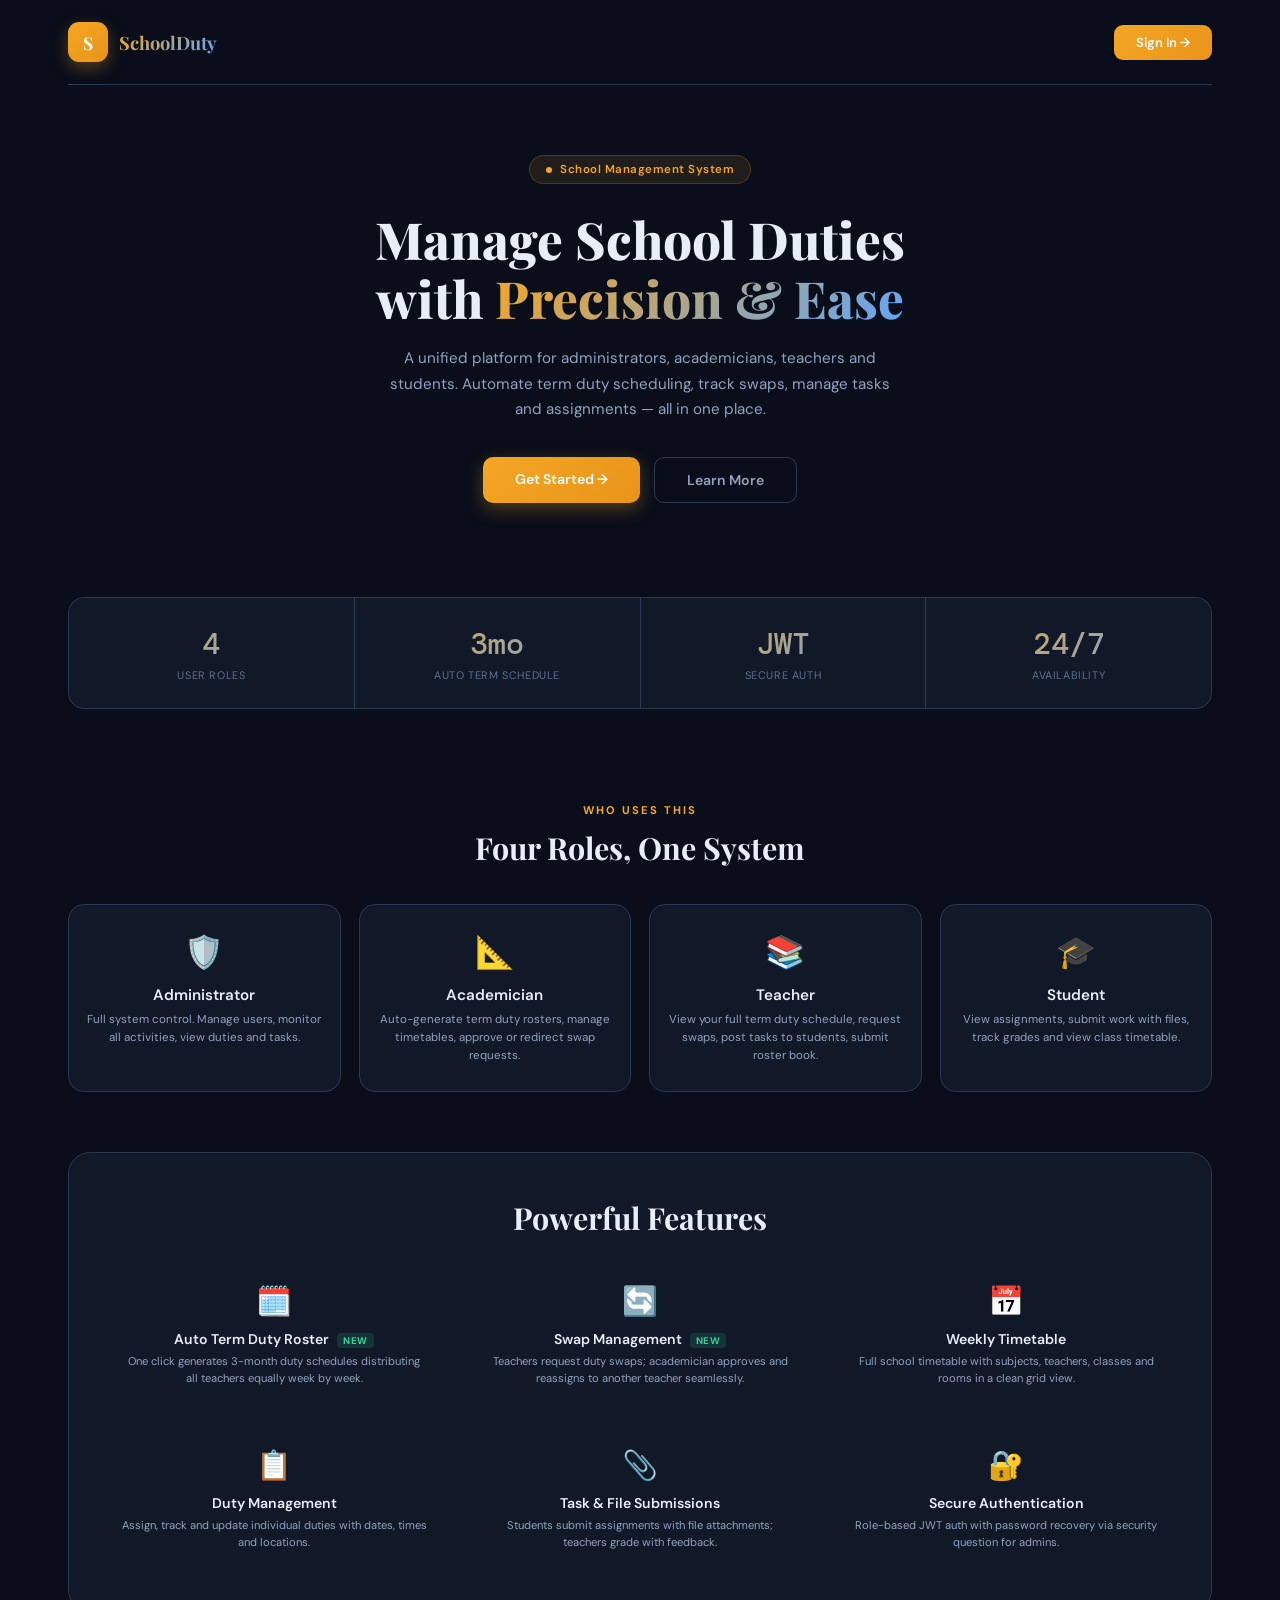
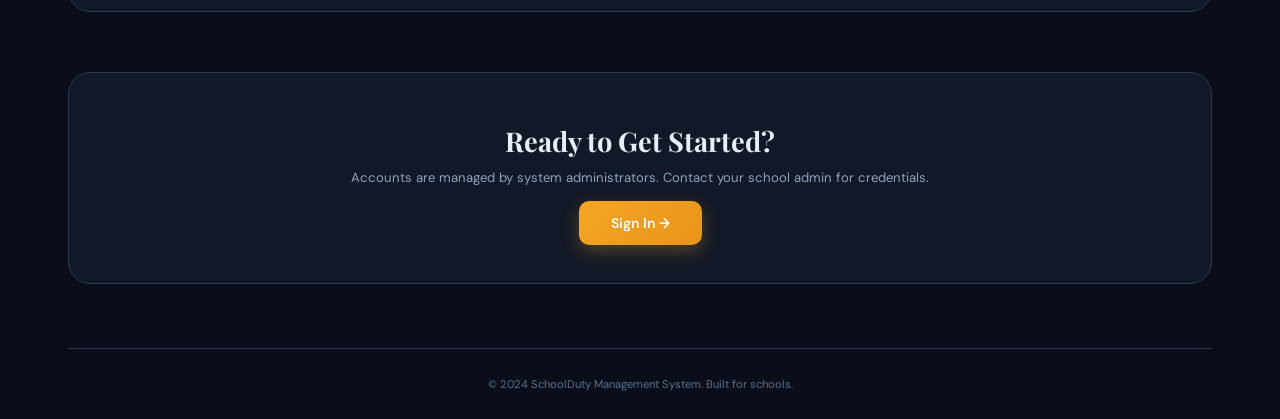
<file: frontend/index.html>
<!DOCTYPE html>
<html lang="en">
<head>
  <meta charset="UTF-8"/>
  <meta name="viewport" content="width=device-width, initial-scale=1.0"/>
  <title>SchoolDuty — School Management System</title>
  <link href="https://fonts.googleapis.com/css2?family=DM+Sans:opsz,wght@9..40,300;9..40,400;9..40,500;9..40,600;9..40,700&family=Playfair+Display:wght@600;700;800&family=DM+Mono:wght@400;500&display=swap" rel="stylesheet"/>
  <style>
    :root {
      --bg:#0a0e1a; --bg2:#111827; --bg3:#1a2235; --surface:#1e2d42;
      --border:#2a3a52; --text:#e8eef7; --text2:#8fa3bf; --text3:#5a7290;
      --accent:#f5a623; --green:#34d399; --blue:#60a5fa; --purple:#a78bfa;
    }
    *{margin:0;padding:0;box-sizing:border-box;}
    body{font-family:'DM Sans',sans-serif;background:var(--bg);color:var(--text);min-height:100vh;}
    .container{max-width:1200px;margin:0 auto;padding:0 28px;}

    /* NAV */
    nav{padding:22px 0;border-bottom:1px solid var(--border);display:flex;align-items:center;justify-content:space-between;}
    .logo{display:flex;align-items:center;gap:11px;}
    .logo-icon{width:40px;height:40px;background:linear-gradient(135deg,var(--accent),#e8941a);border-radius:11px;display:flex;align-items:center;justify-content:center;font-family:'Playfair Display',serif;font-weight:700;font-size:1.1rem;color:#fff;box-shadow:0 6px 16px rgba(245,166,35,.3);}
    .logo-name{font-family:'Playfair Display',serif;font-size:1.15rem;font-weight:700;background:linear-gradient(135deg,var(--accent),var(--blue));-webkit-background-clip:text;background-clip:text;color:transparent;}
    .nav-btn{padding:9px 22px;background:linear-gradient(135deg,var(--accent),#e8941a);color:#fff;border-radius:9px;text-decoration:none;font-size:.82rem;font-weight:600;transition:all .2s;}
    .nav-btn:hover{transform:translateY(-1px);box-shadow:0 5px 15px rgba(245,166,35,.35);}

    /* HERO */
    .hero{text-align:center;padding:70px 0 50px;}
    .hero-pill{display:inline-flex;align-items:center;gap:8px;background:rgba(245,166,35,.1);border:1px solid rgba(245,166,35,.2);padding:6px 16px;border-radius:40px;font-size:.72rem;font-weight:600;color:var(--accent);margin-bottom:26px;letter-spacing:.5px;}
    .hero-pill span{width:6px;height:6px;background:var(--accent);border-radius:50%;animation:pulse 1.5s infinite;}
    @keyframes pulse{0%,100%{opacity:1}50%{opacity:.4}}
    h1{font-family:'Playfair Display',serif;font-size:3.2rem;font-weight:800;line-height:1.15;margin-bottom:18px;color:var(--text);}
    .grad{background:linear-gradient(135deg,var(--accent),var(--blue));-webkit-background-clip:text;background-clip:text;color:transparent;}
    .hero-sub{font-size:.95rem;color:var(--text2);max-width:520px;margin:0 auto 34px;line-height:1.7;}
    .hero-btns{display:flex;gap:14px;justify-content:center;flex-wrap:wrap;}
    .btn-hero{padding:13px 32px;border-radius:10px;text-decoration:none;font-size:.88rem;font-weight:600;transition:all .2s;}
    .btn-hero.primary{background:linear-gradient(135deg,var(--accent),#e8941a);color:#fff;box-shadow:0 6px 18px rgba(245,166,35,.3);}
    .btn-hero.primary:hover{transform:translateY(-2px);box-shadow:0 10px 24px rgba(245,166,35,.4);}
    .btn-hero.outline{border:1px solid var(--border);color:var(--text2);}
    .btn-hero.outline:hover{border-color:var(--accent);color:var(--accent);}

    /* STATS */
    .stats{display:grid;grid-template-columns:repeat(4,1fr);gap:1px;background:var(--border);border:1px solid var(--border);border-radius:16px;overflow:hidden;margin:44px 0;}
    .stat{background:var(--bg2);padding:26px 20px;text-align:center;}
    .stat-n{font-family:'DM Mono',monospace;font-size:1.9rem;font-weight:500;background:linear-gradient(135deg,var(--accent),var(--blue));-webkit-background-clip:text;background-clip:text;color:transparent;}
    .stat-l{font-size:.68rem;color:var(--text3);margin-top:5px;text-transform:uppercase;letter-spacing:.6px;}

    /* ROLES */
    .section{padding:50px 0;}
    .section-label{text-align:center;font-size:.7rem;font-weight:700;color:var(--accent);letter-spacing:2px;text-transform:uppercase;margin-bottom:10px;}
    .section-title{text-align:center;font-family:'Playfair Display',serif;font-size:1.9rem;font-weight:700;margin-bottom:36px;color:var(--text);}
    .roles-grid{display:grid;grid-template-columns:repeat(4,1fr);gap:18px;}
    .role-card{background:var(--bg2);border:1px solid var(--border);border-radius:16px;padding:26px 18px;text-align:center;transition:all .25s;cursor:default;}
    .role-card:hover{transform:translateY(-4px);border-color:var(--accent);box-shadow:0 12px 30px rgba(0,0,0,.3);}
    .role-icon{font-size:2rem;margin-bottom:12px;}
    .role-card h3{font-size:.95rem;font-weight:600;margin-bottom:6px;color:var(--text);}
    .role-card p{font-size:.72rem;color:var(--text2);line-height:1.55;}

    /* FEATURES */
    .features-wrap{background:var(--bg2);border:1px solid var(--border);border-radius:22px;padding:44px 36px;margin:10px 0;}
    .features-grid{display:grid;grid-template-columns:repeat(3,1fr);gap:28px;}
    .feat{text-align:center;padding:16px;}
    .feat-icon{font-size:1.8rem;margin-bottom:10px;}
    .feat h4{font-size:.88rem;font-weight:600;margin-bottom:5px;color:var(--text);}
    .feat p{font-size:.7rem;color:var(--text2);line-height:1.5;}

    /* NEW BADGE */
    .new-badge{display:inline-block;background:rgba(52,211,153,.15);color:var(--green);font-size:.6rem;font-weight:700;padding:1px 6px;border-radius:4px;text-transform:uppercase;letter-spacing:.5px;vertical-align:middle;margin-left:5px;}

    /* CTA */
    .cta{padding:50px 0 64px;}
    .cta-box{background:var(--bg2);border:1px solid var(--border);border-radius:22px;padding:50px;text-align:center;}
    .cta-box h2{font-family:'Playfair Display',serif;font-size:1.7rem;font-weight:700;margin-bottom:10px;}
    .cta-box p{color:var(--text2);font-size:.82rem;margin-bottom:26px;}

    footer{text-align:center;padding:28px 0;border-top:1px solid var(--border);font-size:.7rem;color:var(--text3);}

    @media(max-width:900px){.roles-grid,.features-grid{grid-template-columns:repeat(2,1fr)}.stats{grid-template-columns:repeat(2,1fr)}h1{font-size:2.1rem}}
    @media(max-width:580px){.roles-grid,.features-grid{grid-template-columns:1fr}.stats{grid-template-columns:repeat(2,1fr)}}
  </style>
</head>
<body>
<div class="container">
  <nav>
    <div class="logo">
      <div class="logo-icon">S</div>
      <span class="logo-name">SchoolDuty</span>
    </div>
    <a href="login.html" class="nav-btn">Sign In →</a>
  </nav>

  <section class="hero">
    <div class="hero-pill"><span></span> School Management System</div>
    <h1>Manage School Duties<br>with <span class="grad">Precision & Ease</span></h1>
    <p class="hero-sub">A unified platform for administrators, academicians, teachers and students. Automate term duty scheduling, track swaps, manage tasks and assignments — all in one place.</p>
    <div class="hero-btns">
      <a href="login.html" class="btn-hero primary">Get Started →</a>
      <a href="#roles" class="btn-hero outline">Learn More</a>
    </div>
  </section>

  <div class="stats">
    <div class="stat"><div class="stat-n">4</div><div class="stat-l">User Roles</div></div>
    <div class="stat"><div class="stat-n">3mo</div><div class="stat-l">Auto Term Schedule</div></div>
    <div class="stat"><div class="stat-n">JWT</div><div class="stat-l">Secure Auth</div></div>
    <div class="stat"><div class="stat-n">24/7</div><div class="stat-l">Availability</div></div>
  </div>

  <section id="roles" class="section">
    <div class="section-label">Who Uses This</div>
    <div class="section-title">Four Roles, One System</div>
    <div class="roles-grid">
      <div class="role-card"><div class="role-icon">🛡️</div><h3>Administrator</h3><p>Full system control. Manage users, monitor all activities, view duties and tasks.</p></div>
      <div class="role-card"><div class="role-icon">📐</div><h3>Academician</h3><p>Auto-generate term duty rosters, manage timetables, approve or redirect swap requests.</p></div>
      <div class="role-card"><div class="role-icon">📚</div><h3>Teacher</h3><p>View your full term duty schedule, request swaps, post tasks to students, submit roster book.</p></div>
      <div class="role-card"><div class="role-icon">🎓</div><h3>Student</h3><p>View assignments, submit work with files, track grades and view class timetable.</p></div>
    </div>
  </section>

  <div class="features-wrap">
    <div class="section-title" style="margin-bottom:28px">Powerful Features</div>
    <div class="features-grid">
      <div class="feat"><div class="feat-icon">🗓️</div><h4>Auto Term Duty Roster <span class="new-badge">New</span></h4><p>One click generates 3-month duty schedules distributing all teachers equally week by week.</p></div>
      <div class="feat"><div class="feat-icon">🔄</div><h4>Swap Management <span class="new-badge">New</span></h4><p>Teachers request duty swaps; academician approves and reassigns to another teacher seamlessly.</p></div>
      <div class="feat"><div class="feat-icon">📅</div><h4>Weekly Timetable</h4><p>Full school timetable with subjects, teachers, classes and rooms in a clean grid view.</p></div>
      <div class="feat"><div class="feat-icon">📋</div><h4>Duty Management</h4><p>Assign, track and update individual duties with dates, times and locations.</p></div>
      <div class="feat"><div class="feat-icon">📎</div><h4>Task & File Submissions</h4><p>Students submit assignments with file attachments; teachers grade with feedback.</p></div>
      <div class="feat"><div class="feat-icon">🔐</div><h4>Secure Authentication</h4><p>Role-based JWT auth with password recovery via security question for admins.</p></div>
    </div>
  </div>

  <section class="cta">
    <div class="cta-box">
      <h2>Ready to Get Started?</h2>
      <p>Accounts are managed by system administrators. Contact your school admin for credentials.</p>
      <a href="login.html" class="btn-hero primary">Sign In →</a>
    </div>
  </section>

  <footer>© 2024 SchoolDuty Management System. Built for schools.</footer>
</div>
<script src="assets/js/api.js"></script>
<script>redirectIfLoggedIn();</script>
</body>
</html>
</file>
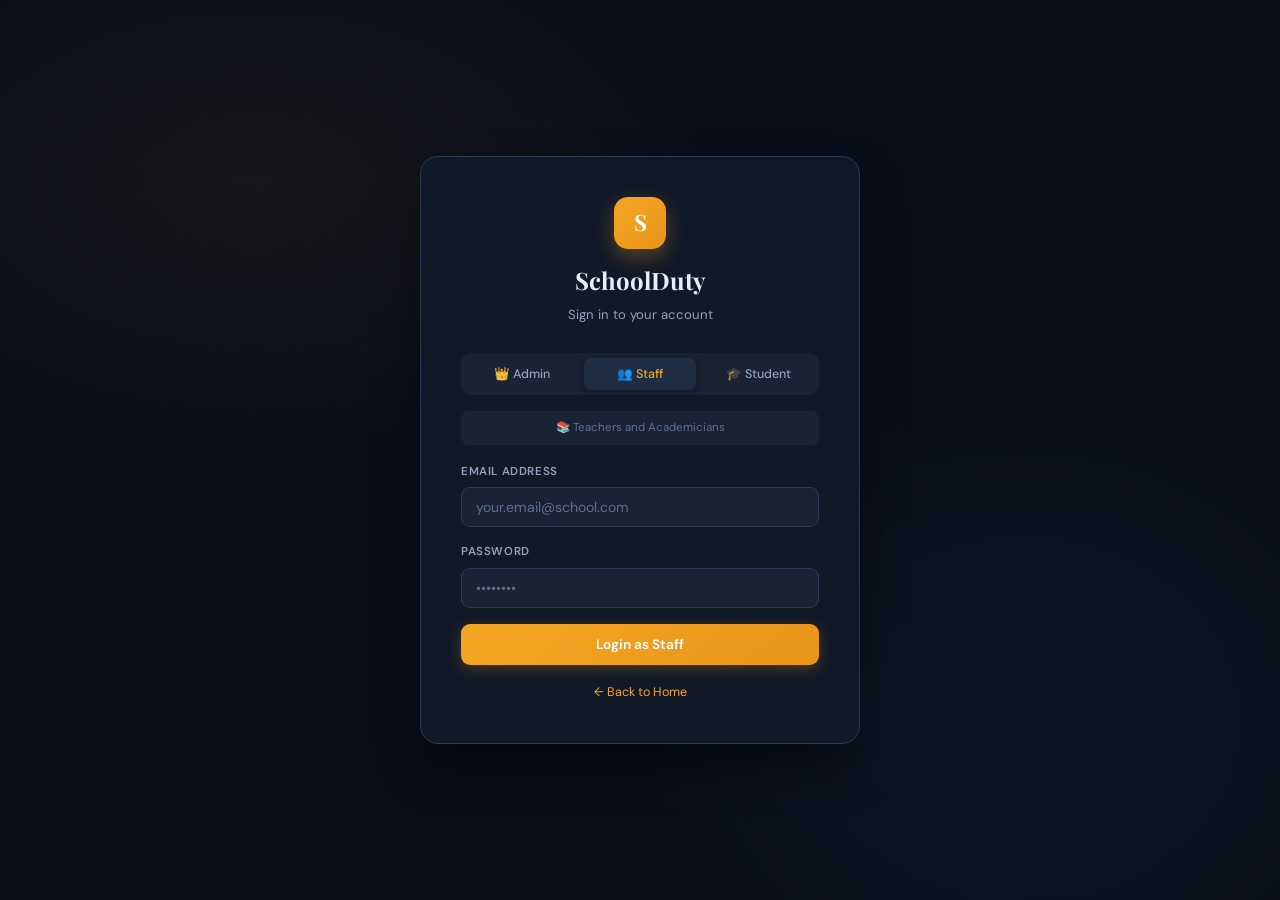
<file: frontend/academician.html>
<!DOCTYPE html>
<html lang="en">
<head>
  <meta charset="UTF-8"/>
  <meta name="viewport" content="width=device-width, initial-scale=1.0"/>
  <title>Academician Dashboard — SchoolDuty</title>
  <link rel="stylesheet" href="assets/css/style.css"/>
  <style>
    .term-header-bar{display:flex;align-items:center;justify-content:space-between;gap:12px;flex-wrap:wrap;margin-bottom:18px;}
    .term-summary{display:grid;grid-template-columns:repeat(4,1fr);gap:12px;margin-bottom:20px;}
    .term-stat{background:var(--bg3);border:1px solid var(--border);border-radius:10px;padding:14px 16px;text-align:center;}
    .term-stat .n{font-family:'DM Mono',monospace;font-size:1.5rem;color:var(--accent);}
    .term-stat .l{font-size:.68rem;color:var(--text3);text-transform:uppercase;letter-spacing:.5px;margin-top:3px;}
    .generate-box{background:linear-gradient(135deg,rgba(245,166,35,.08),rgba(96,165,250,.06));border:1px solid rgba(245,166,35,.2);border-radius:14px;padding:22px 24px;margin-bottom:20px;}
    .generate-box h4{font-size:.95rem;font-weight:600;color:var(--accent);margin-bottom:6px;}
    .generate-box p{font-size:.78rem;color:var(--text2);margin-bottom:16px;line-height:1.6;}
    .gen-controls{display:grid;grid-template-columns:1fr 1fr auto;gap:10px;align-items:end;}
    .week-band{background:var(--bg2);border:1px solid var(--border);border-radius:10px;margin-bottom:8px;overflow:hidden;}
    .week-band-header{display:grid;grid-template-columns:80px 1fr auto auto;gap:10px;align-items:center;padding:10px 16px;cursor:pointer;transition:background .15s;}
    .week-band-header:hover{background:var(--bg3);}
    .week-num{font-family:'DM Mono',monospace;font-size:.72rem;color:var(--accent);font-weight:600;}
    .week-dates{font-size:.75rem;color:var(--text2);}
    .week-teacher{font-size:.8rem;color:var(--blue);font-weight:600;}
    .week-teacher.swapped{color:var(--accent);}
    .week-actions{display:flex;gap:6px;justify-content:flex-end;}
    .week-duties-body{padding:0 16px 12px;display:none;border-top:1px solid var(--border);}
    .week-duties-body.open{display:block;}
    .swap-request-card{background:var(--bg3);border:1px solid var(--border);border-radius:10px;padding:14px 16px;margin-bottom:10px;}
    .swap-req-header{display:flex;align-items:center;justify-content:space-between;margin-bottom:8px;}
    .swap-req-teacher{font-weight:600;color:var(--text);font-size:.88rem;}
    .swap-req-meta{font-size:.72rem;color:var(--text2);margin-bottom:10px;}
    .swap-reassign-row{display:flex;gap:8px;align-items:center;flex-wrap:wrap;}
    .teacher-load-bar{margin-bottom:6px;}
    .teacher-load-bar .tl-name{font-size:.75rem;color:var(--text2);margin-bottom:3px;display:flex;justify-content:space-between;}
    .tl-bar{height:5px;background:var(--bg3);border-radius:3px;overflow:hidden;}
    .tl-fill{height:100%;background:linear-gradient(90deg,var(--green),var(--accent));border-radius:3px;transition:width .4s;}
    /* roster table */
    .roster-wrap{overflow-x:auto;}
    .roster-tbl{min-width:960px;border-collapse:collapse;width:100%;font-size:.78rem;}
    .roster-tbl th{background:var(--navy);color:#fff;padding:8px 10px;text-align:center;border:1px solid var(--border2);}
    .roster-tbl th.grp{background:var(--navy2);font-size:.68rem;}
    .roster-tbl td{padding:8px 10px;text-align:center;border:1px solid var(--border);background:var(--bg2);}
    .roster-tbl td.lbl{text-align:left;font-weight:600;color:var(--text);background:var(--bg3);}
    .roster-tbl tr:hover td{background:var(--bg3);}
    /* teacher tags in week */
    .teacher-tag{display:inline-flex;align-items:center;gap:5px;padding:3px 9px;background:rgba(96,165,250,.12);border-radius:12px;font-size:.72rem;color:var(--blue);margin:2px;}
    .teacher-tag.swapped{background:rgba(245,166,35,.12);color:var(--accent);}
  </style>
</head>
<body>
<div class="dashboard">
  <aside class="sidebar sidebar-academician">
    <div class="sidebar-header"><h2>SchoolDuty</h2><p>Academician Portal</p></div>
    <div class="sidebar-user"><div class="name" id="sb-name"></div><span class="role-badge">Academician</span></div>
    <nav class="sidebar-nav">
      <a href="#" class="active" onclick="showTab('overview',this)">📊 Overview</a>
      <a href="#" onclick="showTab('term-duties',this)">🗓️ Term Duties</a>
      <a href="#" onclick="showTab('swap-requests',this)">🔄 Swap Requests</a>
      <a href="#" onclick="showTab('timetable',this)" style="display:none">📅 Class Timetable</a>
      <a href="timetable.html">📋 Exam Timetable ↗</a>
      <a href="class-timetable.html">🏫 Class Timetables ↗</a>
      <a href="#" onclick="showTab('special',this)">⭐ Special Tasks</a>
      <a href="#" onclick="showTab('duties',this)">📋 All Duties</a>
      <a href="#" onclick="showTab('roster',this)">📖 Roster Book</a>
      <a href="#" onclick="showTab('profile',this)">👤 My Profile</a>
    </nav>
    <div class="sidebar-footer"><button onclick="logout()">Sign Out</button></div>
  </aside>

  <main class="main-content">
    <div class="page-header"><h1>Academician Dashboard</h1><p id="welcome-p"></p></div>
    <div id="msg-box"></div>

    <!-- OVERVIEW -->
    <div id="tab-overview">
      <div class="stats-grid">
        <div class="stat-card border-green"><div class="stat-num" id="s-teachers">—</div><div class="stat-label">Teachers</div></div>
        <div class="stat-card border-yellow"><div class="stat-num" id="s-term-weeks">—</div><div class="stat-label">Term Weeks</div></div>
        <div class="stat-card border-blue"><div class="stat-num" id="s-swaps">—</div><div class="stat-label">Pending Swaps</div></div>
        <div class="stat-card border-purple"><div class="stat-num" id="s-special">—</div><div class="stat-label">Special Tasks</div></div>
      </div>
      <div class="card">
        <div class="card-header"><h3>📊 Teacher Duty Distribution</h3><p>Equal load across the term</p></div>
        <div class="card-body" id="distribution-view"></div>
      </div>
    </div>

    <!-- TERM DUTIES -->
    <div id="tab-term-duties" style="display:none">
      <div class="generate-box">
        <h4>🗓️ Auto-Generate Term Duty Roster</h4>
        <p>One click assigns one teacher per week for 3 months, distributed equally. You can then edit any week to add more teachers or replace the assigned teacher.</p>
        <div class="gen-controls">
          <div class="form-group" style="margin:0">
            <label>Term Start Date</label>
            <input type="date" id="term-start"/>
          </div>
          <div class="form-group" style="margin:0">
            <label>Duty Title</label>
            <input type="text" id="term-duty-title" placeholder="e.g., Morning Assembly Duty"/>
          </div>
          <button class="btn btn-success" onclick="generateTermDuties()" id="gen-btn">⚡ Generate</button>
        </div>
      </div>
      <div class="term-header-bar">
        <h3 style="font-family:'Playfair Display',serif;color:var(--text)">Term Schedule</h3>
        <div style="display:flex;gap:8px">
          <button class="btn btn-secondary btn-sm" onclick="expandAll()">Expand All</button>
          <button class="btn btn-secondary btn-sm" onclick="collapseAll()">Collapse All</button>
        </div>
      </div>
      <div class="term-summary" id="term-summary"></div>
      <div id="term-schedule-list"><div class="empty-state">No term schedule yet. Generate one above.</div></div>
    </div>

    <!-- SWAP REQUESTS -->
    <div id="tab-swap-requests" style="display:none">
      <div class="card">
        <div class="card-header">
          <div><h3>🔄 Swap Requests from Teachers</h3><p>Review and reassign duties</p></div>
          <button class="btn btn-secondary btn-sm" onclick="loadSwapRequests()">↻ Refresh</button>
        </div>
        <div class="card-body" id="swap-requests-list"><div class="loading">Loading…</div></div>
      </div>
    </div>

    <!-- TIMETABLE -->
    <div id="tab-timetable" style="display:none">
      <div class="card" style="margin-bottom:20px">
        <div class="card-header">
          <div><h3>➕ Add Timetable Entry</h3></div>
          <button class="btn btn-secondary btn-sm" onclick="toggleTimetableForm()">Toggle Form</button>
        </div>
        <div class="card-body" id="timetable-form-wrap">
          <form onsubmit="addTimetable(event)">
            <div class="form-row">
              <div class="form-group"><label>Day</label>
                <select id="tt-day" required>
                  <option value="">Select day…</option>
                  <option>Monday</option><option>Tuesday</option><option>Wednesday</option>
                  <option>Thursday</option><option>Friday</option><option>Saturday</option>
                </select>
              </div>
              <div class="form-group"><label>Time Slot</label><input type="text" id="tt-time" placeholder="e.g., 08:00–09:00" required/></div>
            </div>
            <div class="form-row">
              <div class="form-group"><label>Subject</label><input type="text" id="tt-subject" required/></div>
              <div class="form-group"><label>Class Name</label><input type="text" id="tt-class" placeholder="e.g., Form 4A" required/></div>
            </div>
            <div class="form-row">
              <div class="form-group"><label>Teacher</label><select id="tt-teacher" required><option value="">Select teacher…</option></select></div>
              <div class="form-group"><label>Room (Optional)</label><input type="text" id="tt-room" placeholder="e.g., Room 12"/></div>
            </div>
            <button type="submit" class="btn btn-primary" style="max-width:200px">Add Entry</button>
          </form>
        </div>
      </div>
      <div class="card">
        <div class="card-header"><h3>📅 School Timetable</h3></div>
        <div class="card-body"><div id="timetable-view"></div></div>
      </div>
    </div>

    <!-- SPECIAL TASKS -->
    <div id="tab-special" style="display:none">
      <div class="card form-card" style="max-width:560px;margin-bottom:20px">
        <div class="card-header"><h3>Assign Special Task</h3></div>
        <div class="card-body">
          <form onsubmit="createSpecial(event)">
            <div class="form-group"><label>Title *</label><input type="text" id="sp-title" required/></div>
            <div class="form-group"><label>Description</label><textarea id="sp-desc" rows="3"></textarea></div>
            <div class="form-row">
              <div class="form-group"><label>Assign To</label><select id="sp-teacher" required><option value="">Select teacher…</option></select></div>
              <div class="form-group"><label>Priority</label>
                <select id="sp-priority"><option value="medium">Medium</option><option value="low">Low</option><option value="high">High</option></select>
              </div>
            </div>
            <div class="form-group"><label>Due Date</label><input type="date" id="sp-due"/></div>
            <button type="submit" class="btn btn-primary">Assign Task</button>
          </form>
        </div>
      </div>
      <div class="card"><div class="card-header"><h3>All Special Tasks</h3></div><div class="item-list" id="special-list"></div></div>
    </div>

    <!-- ALL DUTIES -->
    <div id="tab-duties" style="display:none">
      <div class="card form-card" style="max-width:560px;margin-bottom:20px">
        <div class="card-header"><h3>Assign Individual Duty</h3></div>
        <div class="card-body">
          <form onsubmit="createDuty(event)">
            <div class="form-group"><label>Title *</label><input type="text" id="d-title" required/></div>
            <div class="form-group"><label>Description</label><textarea id="d-desc" rows="2"></textarea></div>
            <div class="form-row">
              <div class="form-group"><label>Assign To</label><select id="d-teacher" required><option value="">Select teacher…</option></select></div>
              <div class="form-group"><label>Duty Date</label><input type="date" id="d-date" required/></div>
            </div>
            <div class="form-row">
              <div class="form-group"><label>Time</label><input type="text" id="d-time" placeholder="e.g., 07:00 AM"/></div>
              <div class="form-group"><label>Location</label><input type="text" id="d-location"/></div>
            </div>
            <button type="submit" class="btn btn-primary">Assign Duty</button>
          </form>
        </div>
      </div>
      <div class="card"><div class="card-header"><h3>All Assigned Duties</h3></div><div class="item-list" id="duties-list"></div></div>
    </div>

    <!-- ROSTER BOOK — table view -->
    <div id="tab-roster" style="display:none">
      <div class="card">
        <div class="card-header">
          <div><h3>📖 Teacher Roster Book</h3><p>Daily attendance records submitted by teachers</p></div>
          <button class="btn btn-secondary btn-sm" onclick="loadRoster()">↻ Refresh</button>
        </div>
        <div class="roster-wrap" id="roster-container">
          <div class="loading">Loading…</div>
        </div>
      </div>
    </div>

    <!-- PROFILE -->
    <div id="tab-profile" style="display:none">
      <div class="card form-card" style="max-width:500px">
        <div class="card-header"><h3>My Profile</h3></div>
        <div class="card-body">
          <div style="margin-bottom:1.5rem;padding:1rem;background:rgba(245,166,35,.08);border-radius:10px">
            <p><strong>Name:</strong> <span id="profile-name"></span></p>
            <p><strong>Role:</strong> <span id="profile-role"></span></p>
            <p><strong>Email:</strong> <span id="profile-email"></span></p>
          </div>
          <form onsubmit="changePassword(event)">
            <div class="form-group"><label>Current Password</label><input type="password" id="current-password" required/></div>
            <div class="form-group"><label>New Password (min 6)</label><input type="password" id="new-password" required minlength="6"/></div>
            <div class="form-group"><label>Confirm Password</label><input type="password" id="confirm-password" required/></div>
            <button type="submit" class="btn btn-primary">Change Password</button>
          </form>
        </div>
      </div>
    </div>
  </main>
</div>

<!-- Edit Week Modal — supports replace OR add teacher -->
<div id="editWeekModal" class="modal">
  <div class="modal-content" style="max-width:560px">
    <div class="modal-header"><h3>✏️ Edit Week Duty</h3><button class="modal-close" onclick="closeModal('editWeekModal')">&times;</button></div>
    <div class="modal-body">
      <p id="edit-week-info" style="color:var(--text2);font-size:.82rem;margin-bottom:14px;background:var(--bg3);padding:10px;border-radius:8px"></p>
      <div id="edit-week-current-teachers" style="margin-bottom:14px"></div>
      <div style="background:rgba(245,166,35,.06);border:1px solid rgba(245,166,35,.15);border-radius:9px;padding:14px;margin-bottom:14px">
        <div style="font-size:.8rem;font-weight:600;color:var(--accent);margin-bottom:10px">Select Teacher Action</div>
        <div style="display:flex;gap:10px;margin-bottom:12px">
          <label style="display:flex;align-items:center;gap:6px;font-size:.82rem;cursor:pointer">
            <input type="radio" name="edit-action" id="action-replace" value="replace" checked/> Replace existing teacher
          </label>
          <label style="display:flex;align-items:center;gap:6px;font-size:.82rem;cursor:pointer">
            <input type="radio" name="edit-action" id="action-add" value="add"/> Add another teacher
          </label>
        </div>
        <div class="form-group">
          <label>Teacher</label>
          <select id="edit-week-teacher"><option value="">Select teacher…</option></select>
        </div>
        <div class="form-group">
          <label>Note / Reason</label>
          <textarea id="edit-week-reason" rows="2" placeholder="Optional note…"></textarea>
        </div>
      </div>
    </div>
    <div class="modal-footer">
      <button class="btn btn-secondary" onclick="closeModal('editWeekModal')">Cancel</button>
      <button class="btn btn-primary" style="width:auto" onclick="saveWeekEdit()">Save</button>
    </div>
  </div>
</div>

<!-- Swap Respond Modal -->
<div id="respondSwapModal" class="modal">
  <div class="modal-content">
    <div class="modal-header"><h3>🔄 Handle Swap Request</h3><button class="modal-close" onclick="closeModal('respondSwapModal')">&times;</button></div>
    <div class="modal-body">
      <div id="swap-modal-info" style="background:var(--bg3);padding:14px;border-radius:9px;margin-bottom:16px;font-size:.82rem;color:var(--text2)"></div>
      <div class="form-group"><label>Reassign duty week to</label><select id="swap-reassign-teacher"><option value="">Select new teacher…</option></select></div>
      <div class="form-group"><label>Comment / Note</label><textarea id="swap-comment" rows="2" placeholder="Optional note…"></textarea></div>
    </div>
    <div class="modal-footer">
      <button class="btn btn-secondary" onclick="closeModal('respondSwapModal')">Cancel</button>
      <button class="btn btn-danger" style="width:auto" onclick="handleSwap('rejected')">Reject</button>
      <button class="btn btn-success" style="width:auto" onclick="handleSwap('approved')">Approve &amp; Reassign</button>
    </div>
  </div>
</div>

<script src="assets/js/api.js"></script>
<script>
var user = requireAuth('academician');
document.getElementById('sb-name').textContent = user.full_name;
document.getElementById('welcome-p').textContent = 'Welcome, ' + user.full_name;

var teachers=[], termSchedule=[], swapRequests=[], specialTasks=[], duties=[];
var editingWeekId=null, respondingSwapId=null;

function showTab(name, el) {
  var tabs=['overview','term-duties','swap-requests','timetable','special','duties','roster','profile'];
  tabs.forEach(function(t){ var x=document.getElementById('tab-'+t); if(x) x.style.display=t===name?'':'none'; });
  document.querySelectorAll('.sidebar-nav a').forEach(function(a){a.classList.remove('active');});
  if(el) el.classList.add('active');
  if(name==='overview') loadOverview();
  if(name==='term-duties') loadTermSchedule();
  if(name==='swap-requests') loadSwapRequests();
  if(name==='timetable'){ loadTeachers(); loadTimetable(); }
  if(name==='special'){ loadTeachers(); loadSpecial(); }
  if(name==='duties'){ loadTeachers(); loadDuties(); }
  if(name==='roster') loadRoster();
  if(name==='profile') showProfile();
}

// ── OVERVIEW ──
async function loadOverview() {
  try {
    var res = await Promise.all([
      apiCall('/users/get_teachers.php'),
      apiCall('/swap/get.php').catch(function(){return[];}),
      apiCall('/special_tasks/get_all.php').catch(function(){return[];}),
    ]);
    teachers = res[0]; swapRequests = res[1]; specialTasks = res[2];
    var termData = await apiCall('/term_duties/get_all.php').catch(function(){return[];});
    var weekNums = {};
    termData.forEach(function(d){ weekNums[d.week_number]=1; });
    var weeks = Object.keys(weekNums).length;
    document.getElementById('s-teachers').textContent = teachers.length;
    document.getElementById('s-term-weeks').textContent = weeks;
    document.getElementById('s-swaps').textContent = swapRequests.filter(function(s){return s.status==='pending';}).length;
    document.getElementById('s-special').textContent = specialTasks.length;
    renderDistribution(teachers, termData);
  } catch(e){ showAlert('msg-box',e.message); }
}

function renderDistribution(teachers, termData) {
  var div = document.getElementById('distribution-view');
  if(!teachers.length){ div.innerHTML='<div class="empty-state">No teachers found</div>'; return; }
  var counts = {};
  teachers.forEach(function(t){ counts[t.id]=0; });
  termData.forEach(function(d){ if(counts[d.assigned_to]!==undefined) counts[d.assigned_to]++; });
  var max = Math.max(1, Math.max.apply(null, Object.values(counts)));
  div.innerHTML = teachers.map(function(t){
    var c = counts[t.id]||0;
    return '<div class="teacher-load-bar">'+
      '<div class="tl-name"><span>'+escapeHtml(t.full_name)+'</span><span style="color:var(--accent)">'+c+' weeks</span></div>'+
      '<div class="tl-bar"><div class="tl-fill" style="width:'+((c/max)*100)+'%"></div></div>'+
    '</div>';
  }).join('');
}

// ── TERM DUTIES ──
async function generateTermDuties() {
  var startDate = document.getElementById('term-start').value;
  var title = document.getElementById('term-duty-title').value.trim();
  if(!startDate){ showAlert('msg-box','Please select a term start date'); return; }
  if(!title){ showAlert('msg-box','Please enter a duty title'); return; }
  if(!teachers.length) teachers = await apiCall('/users/get_teachers.php');
  if(!teachers.length){ showAlert('msg-box','No teachers found. Add teachers first.'); return; }
  if(!confirm('Generate 3-month term duty roster starting '+startDate+'?\nThis will replace any existing schedule for this term.')) return;
  var btn = document.getElementById('gen-btn');
  btn.textContent = 'Generating…'; btn.disabled = true;
  try {
    var start = new Date(startDate);
    var dow = start.getDay();
    if(dow !== 1){ var diff = dow===0 ? 1 : (8-dow); start.setDate(start.getDate()+diff); }
    var endDate = new Date(start); endDate.setMonth(endDate.getMonth()+3);
    var weeks = []; var cur = new Date(start); var weekNum = 1;
    while(cur < endDate){
      var wEnd = new Date(cur); wEnd.setDate(wEnd.getDate()+6);
      weeks.push({ week_number: weekNum, week_start: cur.toISOString().split('T')[0], week_end: wEnd.toISOString().split('T')[0] });
      cur.setDate(cur.getDate()+7); weekNum++;
    }
    var shuffled = teachers.slice().sort(function(){return Math.random()-.5;});
    var assignments = weeks.map(function(w,i){
      return Object.assign({}, w, {
        assigned_to: shuffled[i % shuffled.length].id,
        teacher_name: shuffled[i % shuffled.length].full_name,
        title: title, status:'pending', swapped:false
      });
    });
    await apiCall('/term_duties/generate.php','POST',{ term_start: startDate, title: title, weeks: assignments });
    showAlert('msg-box','✅ Generated '+weeks.length+' weeks for '+teachers.length+' teachers!','success');
    await loadTermSchedule();
  } catch(e){ showAlert('msg-box',e.message); }
  finally { btn.textContent='⚡ Generate'; btn.disabled=false; }
}

async function loadTermSchedule() {
  try {
    if(!teachers.length) teachers = await apiCall('/users/get_teachers.php');
    var data = await apiCall('/term_duties/get_all.php');
    termSchedule = data;
    renderTermSchedule(data);
    renderTermSummary(data);
  } catch(e){ document.getElementById('term-schedule-list').innerHTML='<div class="empty-state">No schedule yet. Generate one above.</div>'; }
}

function renderTermSummary(data) {
  var el = document.getElementById('term-summary');
  if(!data.length){ el.innerHTML=''; return; }
  var swapped = data.filter(function(d){return d.swapped==1||d.swapped===true;}).length;
  var weekNums = {}; data.forEach(function(d){weekNums[d.week_number]=1;});
  var uniqueWeeks = Object.keys(weekNums).length;
  var start = data[0] ? data[0].week_start : '';
  var end = data[data.length-1] ? data[data.length-1].week_end : '';
  el.innerHTML =
    '<div class="term-stat"><div class="n">'+uniqueWeeks+'</div><div class="l">Total Weeks</div></div>'+
    '<div class="term-stat"><div class="n">'+swapped+'</div><div class="l">Transferred</div></div>'+
    '<div class="term-stat"><div class="n">'+fmtDate(start)+'</div><div class="l">Term Start</div></div>'+
    '<div class="term-stat"><div class="n">'+fmtDate(end)+'</div><div class="l">Term End</div></div>';
}

function renderTermSchedule(data) {
  var el = document.getElementById('term-schedule-list');
  if(!data.length){ el.innerHTML='<div class="empty-state">No schedule yet.</div>'; return; }
  // Group by week_number
  var byWeek = {};
  data.forEach(function(w){
    if(!byWeek[w.week_number]) byWeek[w.week_number] = { week:w, teachers:[] };
    byWeek[w.week_number].teachers.push(w);
  });
  el.innerHTML = Object.keys(byWeek).sort(function(a,b){return a-b;}).map(function(wn){
    var grp = byWeek[wn];
    var w = grp.week;
    var teacherTags = grp.teachers.map(function(t){
      return '<span class="teacher-tag '+(t.swapped?'swapped':'')+'">'+escapeHtml(t.teacher_name)+(t.swapped?' 🔄':'')+'</span>';
    }).join('');
    return '<div class="week-band" id="week-'+w.id+'">'+
      '<div class="week-band-header" onclick="toggleWeek('+w.id+')">'+
        '<div class="week-num">Week '+w.week_number+'</div>'+
        '<div>'+
          '<div class="week-dates">'+fmtDate(w.week_start)+' → '+fmtDate(w.week_end)+'</div>'+
          '<div style="margin-top:4px">'+teacherTags+'</div>'+
        '</div>'+
        '<div class="week-actions" onclick="event.stopPropagation()">'+
          '<button class="btn btn-sm btn-secondary" onclick="openEditWeek('+w.id+',\''+escapeHtml(w.teacher_name)+'\',\''+w.week_start+'\',\''+w.week_end+'\','+w.week_number+')">✏️ Edit</button>'+
        '</div>'+
      '</div>'+
      '<div class="week-duties-body" id="week-body-'+w.id+'">'+
        '<div style="padding-top:10px;font-size:.78rem;color:var(--text2)">'+
          '<strong style="color:var(--text)">Duty:</strong> '+escapeHtml(w.title)+'<br/>'+
          '<strong style="color:var(--text)">Status:</strong> '+badge(w.status)+
          (w.swap_note?'<br/><strong style="color:var(--text)">Note:</strong> <em style="color:var(--accent)">'+escapeHtml(w.swap_note)+'</em>':'')+
        '</div>'+
      '</div>'+
    '</div>';
  }).join('');
}

function toggleWeek(id){ document.getElementById('week-body-'+id).classList.toggle('open'); }
function expandAll(){ document.querySelectorAll('.week-duties-body').forEach(function(x){x.classList.add('open');}); }
function collapseAll(){ document.querySelectorAll('.week-duties-body').forEach(function(x){x.classList.remove('open');}); }

function openEditWeek(id, teacherName, wStart, wEnd, wNum) {
  editingWeekId = id;
  // Show current teachers for this week
  var grp = termSchedule.filter(function(w){return w.week_number==wNum;});
  document.getElementById('edit-week-info').textContent = 'Week '+wNum+': '+fmtDate(wStart)+' → '+fmtDate(wEnd);
  document.getElementById('edit-week-current-teachers').innerHTML =
    '<div style="font-size:.75rem;color:var(--text2);margin-bottom:6px">Current teachers on duty:</div>'+
    grp.map(function(t){
      return '<span class="teacher-tag '+(t.swapped?'swapped':'')+'">'+escapeHtml(t.teacher_name)+'</span>';
    }).join('');
  var sel = document.getElementById('edit-week-teacher');
  sel.innerHTML = '<option value="">Select teacher…</option>'+teachers.map(function(t){return '<option value="'+t.id+'">'+escapeHtml(t.full_name)+'</option>';}).join('');
  document.getElementById('edit-week-reason').value = '';
  document.getElementById('action-replace').checked = true;
  document.getElementById('editWeekModal').classList.add('active');
}

async function saveWeekEdit() {
  var teacherId = document.getElementById('edit-week-teacher').value;
  var note = document.getElementById('edit-week-reason').value;
  var action = document.querySelector('input[name="edit-action"]:checked').value;
  if(!teacherId){ showAlert('msg-box','Please select a teacher'); return; }
  try {
    await apiCall('/term_duties/reassign.php','POST',{ id: editingWeekId, teacher_id: teacherId, note: note, action: action });
    showAlert('msg-box', action==='add'?'Teacher added to week!':'Week reassigned!','success');
    closeModal('editWeekModal');
    await loadTermSchedule();
  } catch(e){ showAlert('msg-box',e.message); }
}

// ── SWAP REQUESTS ──
async function loadSwapRequests() {
  if(!teachers.length) teachers = await apiCall('/users/get_teachers.php');
  try {
    swapRequests = await apiCall('/swap/get.php');
    var el = document.getElementById('swap-requests-list');
    if(!swapRequests.length){ el.innerHTML='<div class="empty-state">No swap requests yet</div>'; return; }
    el.innerHTML = swapRequests.map(function(s){
      return '<div class="swap-request-card">'+
        '<div class="swap-req-header">'+
          '<div class="swap-req-teacher">🔄 '+escapeHtml(s.requesting_teacher)+' → '+escapeHtml(s.target_teacher)+'</div>'+
          '<span class="badge badge-'+s.status+'">'+s.status+'</span>'+
        '</div>'+
        '<div class="swap-req-meta">Date: <strong>'+fmtDate(s.duty_date)+'</strong>'+(s.reason?' · Reason: '+escapeHtml(s.reason):'')+(s.response_comment?' · Note: '+escapeHtml(s.response_comment):'')+'</div>'+
        (s.status==='pending'?'<div class="swap-reassign-row"><button class="btn btn-sm btn-primary" onclick="openRespondSwap('+s.id+',\''+escapeHtml(s.requesting_teacher)+'\',\''+s.duty_date+'\')">✏️ Review &amp; Reassign</button></div>':'')+
      '</div>';
    }).join('');
  } catch(e){ showAlert('msg-box',e.message); }
}

function openRespondSwap(id, requester, dutyDate) {
  respondingSwapId = id;
  document.getElementById('swap-modal-info').innerHTML = '<strong>'+escapeHtml(requester)+'</strong> requests swap for <strong>'+fmtDate(dutyDate)+'</strong>.<br/>Select replacement teacher then approve or reject.';
  var sel = document.getElementById('swap-reassign-teacher');
  sel.innerHTML = '<option value="">Select new teacher…</option>'+teachers.map(function(t){return '<option value="'+t.id+'">'+escapeHtml(t.full_name)+'</option>';}).join('');
  document.getElementById('swap-comment').value = '';
  document.getElementById('respondSwapModal').classList.add('active');
}

async function handleSwap(status) {
  var teacherId = document.getElementById('swap-reassign-teacher').value;
  var comment = document.getElementById('swap-comment').value;
  if(status==='approved' && !teacherId){ showAlert('msg-box','Select a replacement teacher'); return; }
  try {
    await apiCall('/swap/respond_academician.php','POST',{ request_id: respondingSwapId, status: status, response_comment: comment, reassign_to: teacherId||null });
    showAlert('msg-box', status==='approved'?'Swap approved and reassigned!':'Swap rejected.','success');
    closeModal('respondSwapModal');
    await loadSwapRequests();
  } catch(e){ showAlert('msg-box',e.message); }
}

// ── TIMETABLE ──
function toggleTimetableForm(){ var w=document.getElementById('timetable-form-wrap'); w.style.display=w.style.display==='none'?'':'none'; }
async function loadTimetable() {
  try { renderTimetable(await apiCall('/timetable/get.php'),'timetable-view'); }
  catch(e){ document.getElementById('timetable-view').innerHTML='<div class="empty-timetable">Failed to load timetable</div>'; }
}
async function addTimetable(e) {
  e.preventDefault();
  var data = { day:document.getElementById('tt-day').value, time_slot:document.getElementById('tt-time').value, subject:document.getElementById('tt-subject').value, class_name:document.getElementById('tt-class').value, teacher_id:document.getElementById('tt-teacher').value, room:document.getElementById('tt-room').value };
  try { await apiCall('/timetable/create.php','POST',data); showAlert('msg-box','Entry added!','success'); e.target.reset(); await loadTimetable(); }
  catch(err){ showAlert('msg-box',err.message); }
}

// ── SPECIAL TASKS ──
async function loadSpecial() {
  try {
    specialTasks = await apiCall('/special_tasks/get_all.php');
    var el = document.getElementById('special-list');
    if(!specialTasks.length){ el.innerHTML='<div class="empty-state">No special tasks</div>'; return; }
    el.innerHTML = specialTasks.map(function(t){
      return '<div class="item"><div class="item-info"><div class="item-title">'+escapeHtml(t.title)+' '+badge(t.priority)+'</div><div class="item-meta">→ '+escapeHtml(t.assigned_to_name)+' · Due: '+fmtDate(t.due_date)+' · '+badge(t.status)+'</div></div><div class="item-actions"><button class="btn btn-sm btn-danger" onclick="deleteSpecial('+t.id+')">Delete</button></div></div>';
    }).join('');
  } catch(e){ showAlert('msg-box',e.message); }
}
async function createSpecial(e) {
  e.preventDefault();
  try {
    await apiCall('/special_tasks/create.php','POST',{ title:document.getElementById('sp-title').value, description:document.getElementById('sp-desc').value, assigned_to:document.getElementById('sp-teacher').value, priority:document.getElementById('sp-priority').value, due_date:document.getElementById('sp-due').value });
    showAlert('msg-box','Special task assigned!','success'); e.target.reset(); await loadSpecial();
  } catch(err){ showAlert('msg-box',err.message); }
}
async function deleteSpecial(id){ if(!confirm('Delete this task?')) return; await apiCall('/special_tasks/delete.php','POST',{id:id}); await loadSpecial(); }

// ── DUTIES ──
async function loadDuties() {
  try {
    duties = await apiCall('/duties/get_all.php');
    var el = document.getElementById('duties-list');
    if(!duties.length){ el.innerHTML='<div class="empty-state">No duties</div>'; return; }
    el.innerHTML = duties.map(function(d){
      return '<div class="item"><div class="item-info"><div class="item-title">'+escapeHtml(d.title)+'</div><div class="item-meta">→ '+escapeHtml(d.assigned_to_name)+' · '+fmtDate(d.duty_date)+(d.duty_time?' '+d.duty_time:'')+(d.location?' · '+d.location:'')+'</div></div><div class="item-actions">'+badge(d.status)+'<button class="btn btn-sm btn-danger" onclick="deleteDuty('+d.id+')">Delete</button></div></div>';
    }).join('');
  } catch(e){ showAlert('msg-box',e.message); }
}
async function createDuty(e) {
  e.preventDefault();
  try {
    await apiCall('/duties/create.php','POST',{ title:document.getElementById('d-title').value, description:document.getElementById('d-desc').value, assigned_to:document.getElementById('d-teacher').value, duty_date:document.getElementById('d-date').value, duty_time:document.getElementById('d-time').value, location:document.getElementById('d-location').value });
    showAlert('msg-box','Duty assigned!','success'); e.target.reset(); await loadDuties();
  } catch(err){ showAlert('msg-box',err.message); }
}
async function deleteDuty(id){ if(!confirm('Delete this duty?')) return; await apiCall('/duties/delete.php','POST',{id:id}); await loadDuties(); }

// ── ROSTER — table view ──
async function loadRoster() {
  var el = document.getElementById('roster-container');
  el.innerHTML = '<div class="loading">Loading…</div>';
  try {
    var data = await apiCall('/roster/get_all.php');
    if(!data.length){ el.innerHTML='<div class="empty-state" style="padding:40px">No roster entries submitted yet</div>'; return; }
    el.innerHTML = '<table class="roster-tbl">'+
      '<thead>'+
        '<tr>'+
          '<th rowspan="2" style="text-align:left">Teacher</th>'+
          '<th rowspan="2">Date</th>'+
          '<th rowspan="2">Class</th>'+
          '<th colspan="3" class="grp">Registered</th>'+
          '<th colspan="3" class="grp">Present</th>'+
          '<th colspan="3" class="grp">Absent</th>'+
          '<th colspan="3" class="grp">Permitted</th>'+
          '<th colspan="3" class="grp">Sick</th>'+
          '<th rowspan="2">Remarks</th>'+
        '</tr>'+
        '<tr>'+
          '<th>B</th><th>G</th><th>T</th>'+
          '<th>B</th><th>G</th><th>T</th>'+
          '<th>B</th><th>G</th><th>T</th>'+
          '<th>B</th><th>G</th><th>T</th>'+
          '<th>B</th><th>G</th><th>T</th>'+
        '</tr>'+
      '</thead><tbody>'+
      data.map(function(r){
        var rb=parseInt(r.reg_boys)||0,  rg=parseInt(r.reg_girls)||0;
        var pb=parseInt(r.pres_boys)||0, pg=parseInt(r.pres_girls)||0;
        var ab=parseInt(r.abs_boys)||0,  ag=parseInt(r.abs_girls)||0;
        var pmb=parseInt(r.perm_boys)||0,pmg=parseInt(r.perm_girls)||0;
        var sb=parseInt(r.sick_boys)||0, sg=parseInt(r.sick_girls)||0;
        return '<tr>'+
          '<td class="lbl">'+escapeHtml(r.teacher_name)+'</td>'+
          '<td>'+fmtDate(r.date)+'</td>'+
          '<td style="font-weight:600;color:var(--accent)">'+escapeHtml(r.class_name||'—')+'</td>'+
          '<td>'+rb+'</td><td>'+rg+'</td><td style="font-weight:700">'+(rb+rg)+'</td>'+
          '<td>'+pb+'</td><td>'+pg+'</td><td style="font-weight:700">'+(pb+pg)+'</td>'+
          '<td>'+ab+'</td><td>'+ag+'</td><td style="font-weight:700;color:var(--red)">'+(ab+ag)+'</td>'+
          '<td>'+pmb+'</td><td>'+pmg+'</td><td style="font-weight:700">'+(pmb+pmg)+'</td>'+
          '<td>'+sb+'</td><td>'+sg+'</td><td style="font-weight:700;color:var(--accent)">'+(sb+sg)+'</td>'+
          '<td style="font-size:.72rem;text-align:left">'+escapeHtml(r.remarks||'—')+'</td>'+
        '</tr>';
      }).join('')+
      '</tbody></table>';
  } catch(e){ el.innerHTML='<div class="empty-state">Error: '+e.message+'</div>'; }
}

// ── TEACHERS ──
async function loadTeachers() {
  if(teachers.length){ populateTeacherDropdowns(); return; }
  teachers = await apiCall('/users/get_teachers.php');
  populateTeacherDropdowns();
}
function populateTeacherDropdowns() {
  var opts = teachers.map(function(t){return '<option value="'+t.id+'">'+escapeHtml(t.full_name)+'</option>';}).join('');
  ['sp-teacher','d-teacher','tt-teacher','edit-week-teacher','swap-reassign-teacher'].forEach(function(id){
    var el = document.getElementById(id);
    if(el && !el.dataset.populated){ el.innerHTML='<option value="">Select teacher…</option>'+opts; el.dataset.populated='1'; }
  });
}

// ── PROFILE ──
function showProfile() {
  var u = getUser();
  document.getElementById('profile-name').textContent  = u.full_name;
  document.getElementById('profile-role').textContent  = 'Academician';
  document.getElementById('profile-email').textContent = u.email||'—';
}
async function changePassword(e) {
  e.preventDefault();
  var np=document.getElementById('new-password').value, cp=document.getElementById('confirm-password').value;
  if(np!==cp){ showAlert('msg-box','Passwords do not match'); return; }
  try { await apiCall('/auth/change_password.php','POST',{current_password:document.getElementById('current-password').value,new_password:np}); showAlert('msg-box','Password changed!','success'); e.target.reset(); }
  catch(err){ showAlert('msg-box',err.message); }
}

function closeModal(id){ document.getElementById(id).classList.remove('active'); }
window.onclick = function(e){ if(e.target.classList.contains('modal')) e.target.classList.remove('active'); };

document.getElementById('term-start').value = new Date().toISOString().split('T')[0];
loadOverview();
</script>
</body>
</html>
</file>
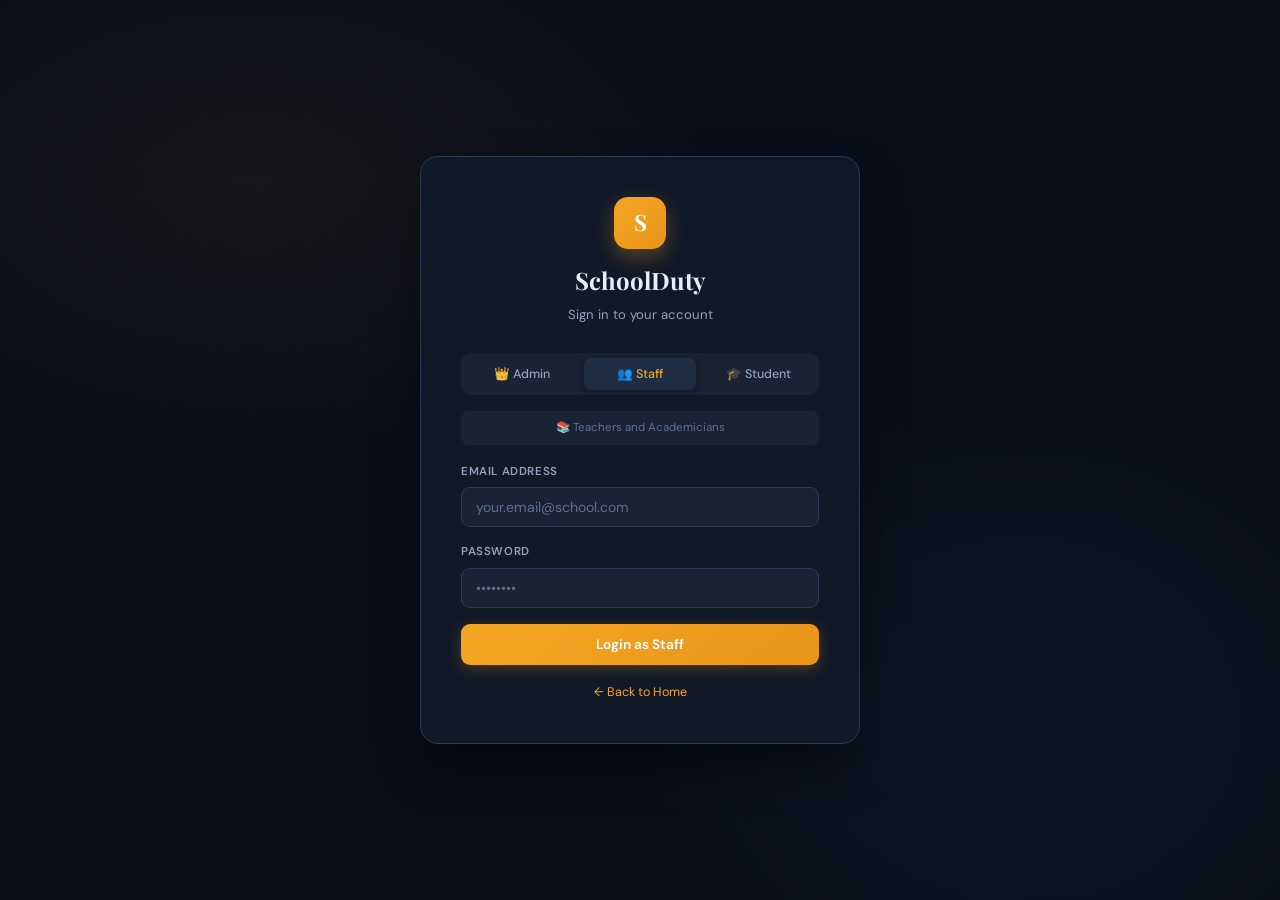
<file: frontend/admin.html>
<!DOCTYPE html>
<html lang="en">
<head>
  <meta charset="UTF-8"/>
  <meta name="viewport" content="width=device-width, initial-scale=1.0"/>
  <title>Admin Dashboard — SchoolDuty</title>
  <link rel="stylesheet" href="assets/css/style.css"/>
  <style>
    table{width:100%;border-collapse:collapse;}
    th{padding:10px 14px;text-align:left;font-size:.7rem;font-weight:700;color:var(--text3);text-transform:uppercase;letter-spacing:.6px;background:var(--bg3);border-bottom:2px solid var(--border);}
    td{padding:10px 14px;font-size:.82rem;border-bottom:1px solid var(--border);vertical-align:middle;}
    tr:last-child td{border-bottom:none;}
    tr:hover td{background:rgba(255,255,255,.015);}
    .table-wrap{overflow-x:auto;border-radius:var(--radius);border:1px solid var(--border);}
    .activity-item{padding:13px 22px;border-bottom:1px solid var(--border);}
    .activity-item:last-child{border-bottom:none;}
    .activity-title{font-weight:500;font-size:.85rem;color:var(--text);margin-bottom:3px;}
    .activity-meta{font-size:.72rem;color:var(--text2);}
    /* roster table */
    .roster-table-wrap{overflow-x:auto;}
    .roster-table{min-width:900px;border-collapse:collapse;width:100%;}
    .roster-table th{background:var(--navy);color:#fff;padding:8px 10px;font-size:.7rem;text-align:center;border:1px solid var(--border2);}
    .roster-table th.group{background:var(--navy2);color:#fff;padding:6px 10px;font-size:.68rem;text-align:center;border:1px solid var(--border2);}
    .roster-table td{padding:8px 10px;font-size:.78rem;text-align:center;border:1px solid var(--border);background:var(--bg2);}
    .roster-table td.label-cell{text-align:left;font-weight:600;color:var(--text);background:var(--bg3);}
    .roster-table tr:hover td{background:var(--bg3);}
    /* week-band */
    .week-band{background:var(--bg2);border:1px solid var(--border);border-radius:10px;margin-bottom:8px;overflow:hidden;}
    .week-band-header{display:grid;grid-template-columns:80px 1fr auto;gap:10px;align-items:center;padding:10px 16px;}
    .week-num{font-family:'DM Mono',monospace;font-size:.72rem;color:var(--accent);font-weight:600;}
    .week-dates{font-size:.75rem;color:var(--text2);}
  </style>
</head>
<body>
<div class="dashboard">
  <aside class="sidebar sidebar-admin">
    <div class="sidebar-header"><h2>SchoolDuty</h2><p>Admin Portal</p></div>
    <div class="sidebar-user"><div class="name" id="sb-name"></div><span class="role-badge">Admin</span></div>
    <nav class="sidebar-nav">
      <a href="#" class="active" onclick="showTab('overview',this)">📊 Overview</a>
      <a href="#" onclick="showTab('create-user',this)">➕ Create User</a>
      <a href="#" onclick="showTab('users',this)">👥 Manage Users</a>
      <a href="#" onclick="showTab('term-duties',this)">🗓️ Term Duties</a>
      <a href="#" onclick="showTab('duties',this)">📋 All Duties</a>
      <a href="#" onclick="showTab('tasks',this)">⭐ Special Tasks</a>
      <a href="timetable.html">📋 Exam Timetable ↗</a>
      <a href="class-timetable.html">🏫 Class Timetables ↗</a>
      <a href="#" onclick="showTab('activities',this)">📜 Activity Log</a>
      <a href="#" onclick="showTab('positions',this)">🏅 Positions</a>
      <a href="#" onclick="showTab('profile',this)">👤 My Profile</a>
    </nav>
    <div class="sidebar-footer"><button onclick="logout()">Sign Out</button></div>
  </aside>

  <main class="main-content">
    <div class="page-header"><h1>Admin Dashboard</h1><p id="welcome-msg"></p></div>
    <div id="msg-box"></div>

    <!-- OVERVIEW -->
    <div id="tab-overview">
      <div class="stats-grid">
        <div class="stat-card border-green"><div class="stat-num" id="s-total">—</div><div class="stat-label">Total Users</div></div>
        <div class="stat-card border-blue"><div class="stat-num" id="s-active">—</div><div class="stat-label">Active Users</div></div>
        <div class="stat-card border-yellow"><div class="stat-num" id="s-duties">—</div><div class="stat-label">Pending Duties</div></div>
        <div class="stat-card border-purple"><div class="stat-num" id="s-tasks">—</div><div class="stat-label">Pending Tasks</div></div>
        <div class="stat-card border-green"><div class="stat-num" id="s-acad">—</div><div class="stat-label">Academicians</div></div>
        <div class="stat-card border-blue"><div class="stat-num" id="s-teachers">—</div><div class="stat-label">Teachers</div></div>
        <div class="stat-card border-purple"><div class="stat-num" id="s-students">—</div><div class="stat-label">Students</div></div>
        <div class="stat-card border-yellow"><div class="stat-num" id="s-swaps">—</div><div class="stat-label">Pending Swaps</div></div>
      </div>
    </div>

    <!-- CREATE USER -->
    <div id="tab-create-user" style="display:none">
      <div class="card form-card" style="max-width:540px">
        <div class="card-header"><h3>Create New User</h3><p>Add a new user to the system</p></div>
        <div class="card-body">
          <form id="createUserForm" onsubmit="createUser(event)">
            <div class="form-group"><label>Full Name *</label><input type="text" id="new-fullname" required/></div>
            <div class="form-group"><label>Role *</label>
              <select id="new-role" required onchange="toggleUserFields()">
                <option value="">Select role…</option>
                <option value="academician">Academician</option>
                <option value="teacher">Teacher</option>
                <option value="student">Student</option>
              </select>
            </div>
            <div id="staff-fields" style="display:none">
              <div class="form-group"><label>Email Address</label><input type="email" id="new-email" placeholder="Auto-generated if empty"/></div>
            </div>
            <div id="student-fields" style="display:none">
              <div class="form-group"><label>Registration Number</label><input type="text" id="new-regnumber" placeholder="Auto-generated if empty"/></div>
            </div>
            <button type="submit" class="btn btn-primary">Create User</button>
          </form>
        </div>
      </div>
    </div>

    <!-- MANAGE USERS -->
    <div id="tab-users" style="display:none">
      <div class="card">
        <div class="card-header"><div><h3>All Users</h3></div><button class="btn btn-secondary btn-sm" onclick="loadUsers()">↻ Refresh</button></div>
        <div class="table-wrap">
          <table>
            <thead><tr><th>Name</th><th>Identifier</th><th>Role</th><th>Status</th><th>Actions</th></tr></thead>
            <tbody id="users-tbody"><tr><td colspan="5" class="loading">Loading…</td></tr></tbody>
          </table>
        </div>
      </div>
    </div>

    <!-- TERM DUTIES — view only for admin -->
    <div id="tab-term-duties" style="display:none">
      <div class="card">
        <div class="card-header">
          <div><h3>🗓️ Term Duty Schedule</h3><p>Full term roster — view only</p></div>
          <button class="btn btn-secondary btn-sm" onclick="loadTermDuties()">↻ Refresh</button>
        </div>
        <div class="card-body">
          <div id="term-summary-admin" style="display:grid;grid-template-columns:repeat(4,1fr);gap:12px;margin-bottom:18px"></div>
          <div id="term-duties-admin"><div class="loading">Loading…</div></div>
        </div>
      </div>
    </div>

    <!-- DUTIES -->
    <div id="tab-duties" style="display:none">
      <div class="card">
        <div class="card-header"><h3>All Assigned Duties</h3></div>
        <div class="item-list" id="duties-list"></div>
      </div>
    </div>

    <!-- TASKS -->
    <div id="tab-tasks" style="display:none">
      <div class="card">
        <div class="card-header"><h3>All Special Tasks</h3></div>
        <div class="item-list" id="tasks-list"></div>
      </div>
    </div>

    <!-- ACTIVITY LOG -->
    <div id="tab-activities" style="display:none">
      <div class="card">
        <div class="card-header"><h3>System Activity Log</h3></div>
        <div class="tabs" style="padding:0 22px;padding-top:14px">
          <button class="tab-btn active" onclick="loadActivity('all',this)">All</button>
          <button class="tab-btn" onclick="loadActivity('swaps',this)">Swaps</button>
          <button class="tab-btn" onclick="loadActivity('roster',this)">Roster</button>
          <button class="tab-btn" onclick="loadActivity('submissions',this)">Submissions</button>
        </div>
        <div id="activities-list"></div>
      </div>
    </div>

    <!-- POSITIONS -->
    <div id="tab-positions" style="display:none">
      <div class="card" style="max-width:540px;margin-bottom:20px">
        <div class="card-header"><h3>Assign Position to Teacher</h3></div>
        <div class="card-body">
          <form onsubmit="assignPosition(event)">
            <div class="form-group"><label>Teacher *</label><select id="pos-teacher" required><option value="">Select teacher…</option></select></div>
            <div class="form-group"><label>Position Name *</label><input type="text" id="pos-name" placeholder="e.g., Discipline Master, Sports Coordinator" required/></div>
            <div class="form-group"><label>Description</label><textarea id="pos-desc" rows="2" placeholder="Responsibilities…"></textarea></div>
            <button type="submit" class="btn btn-primary">Assign Position</button>
          </form>
        </div>
      </div>
      <div class="card">
        <div class="card-header">
          <div><h3>Current Positions</h3></div>
          <button class="btn btn-secondary btn-sm" onclick="loadPositions()">↻ Refresh</button>
        </div>
        <div class="table-wrap">
          <table>
            <thead><tr><th>Teacher</th><th>Position</th><th>Description</th><th>Assigned By</th><th>Date</th><th>Action</th></tr></thead>
            <tbody id="positions-tbody"><tr><td colspan="6" class="loading">Loading…</td></tr></tbody>
          </table>
        </div>
      </div>
    </div>

    <!-- PROFILE -->
    <div id="tab-profile" style="display:none">
      <div class="card form-card" style="max-width:520px">
        <div class="card-header"><h3>My Profile &amp; Security</h3></div>
        <div class="card-body">
          <div style="margin-bottom:1.5rem;padding:1rem;background:rgba(248,113,113,.08);border-radius:10px">
            <p><strong>Name:</strong> <span id="profile-name"></span></p>
            <p><strong>Email:</strong> <span id="profile-email"></span></p>
            <p><strong>Role:</strong> Administrator</p>
          </div>
          <h4 style="margin-bottom:12px;color:var(--text2);font-size:.82rem;text-transform:uppercase;letter-spacing:.6px">Change Password</h4>
          <form onsubmit="changePassword(event)" style="margin-bottom:1.5rem">
            <div class="form-group"><label>Current Password</label><input type="password" id="current-password" required/></div>
            <div class="form-group"><label>New Password (min 6)</label><input type="password" id="new-password" required minlength="6"/></div>
            <div class="form-group"><label>Confirm Password</label><input type="password" id="confirm-password" required/></div>
            <button type="submit" class="btn btn-primary">Change Password</button>
          </form>
          <div class="divider"></div>
          <h4 style="margin-bottom:12px;color:var(--text2);font-size:.82rem;text-transform:uppercase;letter-spacing:.6px">Security Question</h4>
          <div id="security-status" style="margin-bottom:14px;font-size:.8rem;color:var(--text2)"></div>
          <form onsubmit="saveSecurityQuestion(event)">
            <div class="form-group"><label>Security Question</label>
              <select id="security-question" required>
                <option value="">Select a question…</option>
                <option value="What was the name of your first school?">What was the name of your first school?</option>
                <option value="What is your mother's maiden name?">What is your mother's maiden name?</option>
                <option value="What city were you born in?">What city were you born in?</option>
                <option value="What was the name of your childhood pet?">What was the name of your childhood pet?</option>
                <option value="What street did you grow up on?">What street did you grow up on?</option>
              </select>
            </div>
            <div class="form-group"><label>Your Answer</label><input type="text" id="security-answer" required/></div>
            <button type="submit" class="btn btn-primary">Save Security Question</button>
          </form>
        </div>
      </div>
    </div>
  </main>
</div>

<!-- Credentials Modal -->
<div id="credentialsModal" class="modal">
  <div class="modal-content">
    <div class="modal-header"><h3>✅ User Created</h3><button class="modal-close" onclick="closeModal('credentialsModal')">&times;</button></div>
    <div class="modal-body">
      <div class="info-text">📋 Save these credentials and share with the user.</div>
      <div class="credentials-display" id="credentialsDisplay"></div>
      <button class="copy-btn" onclick="copyCredentials()">📋 Copy Credentials</button>
    </div>
    <div class="modal-footer"><button class="btn btn-primary" style="width:auto" onclick="closeModal('credentialsModal')">Close</button></div>
  </div>
</div>

<!-- Reset Modal -->
<div id="resetModal" class="modal">
  <div class="modal-content">
    <div class="modal-header"><h3>🔐 Password Reset</h3><button class="modal-close" onclick="closeModal('resetModal')">&times;</button></div>
    <div class="modal-body">
      <div class="info-text">📋 Share the new password with the user.</div>
      <div class="credentials-display" id="resetDisplay"></div>
      <button class="copy-btn" onclick="copyReset()">📋 Copy</button>
    </div>
    <div class="modal-footer"><button class="btn btn-primary" style="width:auto" onclick="closeModal('resetModal')">Close</button></div>
  </div>
</div>

<script src="assets/js/api.js"></script>
<script>
const user = requireAuth('admin');
document.getElementById('sb-name').textContent = user.full_name;
document.getElementById('welcome-msg').textContent = 'Welcome back, ' + user.full_name;

let allUsers=[], allDuties=[], allTasks=[], allTeachers=[];

function showTab(name, el) {
  const tabs=['overview','create-user','users','term-duties','duties','tasks','activities','positions','profile'];
  tabs.forEach(function(t){ var x=document.getElementById('tab-'+t); if(x) x.style.display=t===name?'':'none'; });
  document.querySelectorAll('.sidebar-nav a').forEach(function(a){a.classList.remove('active');});
  if(el) el.classList.add('active');
  if(name==='users') loadUsers();
  if(name==='term-duties') loadTermDuties();
  if(name==='duties') loadDuties();
  if(name==='tasks') loadTasks();
  if(name==='activities') loadActivity('all',null);
  if(name==='positions'){ loadTeachersForPositions(); loadPositions(); }
  if(name==='profile'){ showProfile(); loadSecurityStatus(); }
}

async function loadAll() {
  try {
    allUsers  = await apiCall('/users/get_all.php');
    allDuties = await apiCall('/duties/get_all.php').catch(function(){return[];});
    allTasks  = await apiCall('/special_tasks/get_all.php').catch(function(){return[];});
    document.getElementById('s-total').textContent   = allUsers.length;
    document.getElementById('s-active').textContent  = allUsers.filter(function(u){return u.is_active==1;}).length;
    document.getElementById('s-duties').textContent  = allDuties.filter(function(d){return d.status==='pending';}).length;
    document.getElementById('s-tasks').textContent   = allTasks.filter(function(t){return t.status==='pending';}).length;
    document.getElementById('s-acad').textContent    = allUsers.filter(function(u){return u.role==='academician';}).length;
    document.getElementById('s-teachers').textContent= allUsers.filter(function(u){return u.role==='teacher';}).length;
    document.getElementById('s-students').textContent= allUsers.filter(function(u){return u.role==='student';}).length;
    var swaps = await apiCall('/swap/get.php').catch(function(){return[];});
    document.getElementById('s-swaps').textContent   = swaps.filter(function(s){return s.status==='pending';}).length;
  } catch(e){ showAlert('msg-box',e.message); }
}

// ── USERS ──
function toggleUserFields() {
  var role = document.getElementById('new-role').value;
  document.getElementById('staff-fields').style.display   = (role==='academician'||role==='teacher')?'':'none';
  document.getElementById('student-fields').style.display = role==='student'?'':'none';
}

function loadUsers() {
  var tbody = document.getElementById('users-tbody');
  if(!allUsers.length){ tbody.innerHTML='<tr><td colspan="5" class="empty-state">No users found</td></tr>'; return; }
  tbody.innerHTML = allUsers.map(function(u){
    return '<tr style="'+((!u.is_active)?'opacity:.5':'')+'">'+
      '<td><strong>'+escapeHtml(u.full_name)+'</strong></td>'+
      '<td style="font-family:\'DM Mono\',monospace;font-size:.75rem">'+escapeHtml(u.email||u.reg_number||'—')+'</td>'+
      '<td>'+badge(u.role)+'</td>'+
      '<td>'+badge(u.is_active==1?'active':'disabled')+'</td>'+
      '<td>'+(u.role!=='admin'?
        '<div style="display:flex;gap:6px;flex-wrap:wrap">'+
        '<button class="btn btn-sm btn-secondary" onclick="toggleUser('+u.id+')">'+(u.is_active==1?'Disable':'Enable')+'</button>'+
        '<button class="btn btn-sm" style="background:var(--blue2);color:#fff" onclick="resetUserPassword('+u.id+',\''+escapeHtml(u.full_name)+'\')">Reset Pwd</button>'+
        '<button class="btn btn-sm btn-danger" onclick="deleteUser('+u.id+')">Delete</button>'+
        '</div>':'<span style="color:var(--text3);font-size:.75rem">Protected</span>')+
      '</td></tr>';
  }).join('');
}

async function createUser(e) {
  e.preventDefault();
  var role = document.getElementById('new-role').value;
  var payload = { full_name: document.getElementById('new-fullname').value, role: role };
  if(role==='student') payload.reg_number = document.getElementById('new-regnumber').value;
  else payload.email = document.getElementById('new-email').value;
  try {
    var result = await apiCall('/auth/admin_create_user.php','POST',payload);
    showCredentialsModal(result.user);
    document.getElementById('createUserForm').reset();
    toggleUserFields();
    await loadAll();
  } catch(err){ showAlert('msg-box',err.message); }
}

function showCredentialsModal(u) {
  var html = u.role==='student'
    ?'<p>👤 <strong>'+escapeHtml(u.full_name)+'</strong></p><p>🎓 Student</p><p>🆔 Reg: <strong>'+u.reg_number+'</strong></p><p>🔑 Password: <strong>'+u.generated_password+'</strong></p>'
    :'<p>👤 <strong>'+escapeHtml(u.full_name)+'</strong></p><p>💼 '+u.role+'</p><p>📧 Email: <strong>'+u.email+'</strong></p><p>🔑 Password: <strong>'+u.generated_password+'</strong></p>';
  document.getElementById('credentialsDisplay').innerHTML = html;
  document.getElementById('credentialsModal').classList.add('active');
}

async function toggleUser(id) {
  if(!confirm('Toggle user account status?')) return;
  await apiCall('/users/toggle.php','POST',{id:id});
  allUsers = await apiCall('/users/get_all.php');
  loadUsers();
}

async function deleteUser(id) {
  if(!confirm('Permanently delete this user? Cannot be undone.')) return;
  try { await apiCall('/users/delete.php','POST',{id:id}); allUsers = await apiCall('/users/get_all.php'); loadUsers(); }
  catch(e){ showAlert('msg-box',e.message); }
}

async function resetUserPassword(id, name) {
  if(!confirm('Reset password for '+name+'?')) return;
  try {
    var result = await apiCall('/auth/admin_reset_user_password.php','POST',{user_id:id});
    document.getElementById('resetDisplay').innerHTML = '<p>👤 <strong>'+escapeHtml(result.user_name)+'</strong></p><p>🔑 New Password: <strong>'+result.new_password+'</strong></p>';
    document.getElementById('resetModal').classList.add('active');
  } catch(e){ showAlert('msg-box',e.message); }
}

// ── TERM DUTIES (view only) ──
async function loadTermDuties() {
  var el = document.getElementById('term-duties-admin');
  var sumEl = document.getElementById('term-summary-admin');
  el.innerHTML = '<div class="loading">Loading…</div>';
  try {
    var data = await apiCall('/term_duties/get_all.php');
    if(!data.length){ el.innerHTML='<div class="empty-state">No term duties generated yet</div>'; sumEl.innerHTML=''; return; }
    var swapped = data.filter(function(d){return d.swapped;}).length;
    var start = data[0] ? data[0].week_start : '';
    var end   = data[data.length-1] ? data[data.length-1].week_end : '';
    sumEl.innerHTML =
      '<div class="stat-card border-yellow"><div class="stat-num">'+data.length+'</div><div class="stat-label">Total Weeks</div></div>'+
      '<div class="stat-card border-blue"><div class="stat-num">'+swapped+'</div><div class="stat-label">Transferred</div></div>'+
      '<div class="stat-card border-green"><div class="stat-num">'+fmtDate(start)+'</div><div class="stat-label">Term Start</div></div>'+
      '<div class="stat-card border-purple"><div class="stat-num">'+fmtDate(end)+'</div><div class="stat-label">Term End</div></div>';
    el.innerHTML = data.map(function(w){
      return '<div class="week-band">'+
        '<div class="week-band-header">'+
          '<div class="week-num">Week '+w.week_number+'</div>'+
          '<div>'+
            '<div style="font-size:.85rem;font-weight:600;color:var(--text)">'+escapeHtml(w.teacher_name)+(w.swapped?'&nbsp;<span class="swapped-badge">Transferred</span>':'')+'</div>'+
            '<div class="week-dates">'+fmtDate(w.week_start)+' → '+fmtDate(w.week_end)+'</div>'+
            (w.swap_note?'<div style="font-size:.7rem;color:var(--accent);margin-top:2px">📝 '+escapeHtml(w.swap_note)+'</div>':'')+
          '</div>'+
          '<div>'+badge(w.status)+'</div>'+
        '</div>'+
      '</div>';
    }).join('');
  } catch(e){ el.innerHTML='<div class="empty-state">Error: '+e.message+'</div>'; }
}

// ── DUTIES ──
function loadDuties() {
  var el = document.getElementById('duties-list');
  if(!allDuties.length){ el.innerHTML='<div class="empty-state">No duties assigned</div>'; return; }
  el.innerHTML = allDuties.map(function(d){
    return '<div class="item"><div class="item-info">'+
      '<div class="item-title">'+escapeHtml(d.title)+'</div>'+
      '<div class="item-meta">→ '+escapeHtml(d.assigned_to_name)+' · '+fmtDate(d.duty_date)+(d.duty_time?' '+d.duty_time:'')+(d.location?' · '+d.location:'')+'</div>'+
      '</div><div class="item-actions">'+badge(d.status)+'</div></div>';
  }).join('');
}

// ── TASKS ──
function loadTasks() {
  var el = document.getElementById('tasks-list');
  if(!allTasks.length){ el.innerHTML='<div class="empty-state">No special tasks</div>'; return; }
  el.innerHTML = allTasks.map(function(t){
    return '<div class="item"><div class="item-info">'+
      '<div class="item-title">'+escapeHtml(t.title)+' '+badge(t.priority)+'</div>'+
      '<div class="item-meta">→ '+escapeHtml(t.assigned_to_name)+' · Due: '+fmtDate(t.due_date)+'</div>'+
      '</div><div class="item-actions">'+badge(t.status)+'</div></div>';
  }).join('');
}

// ── ACTIVITY LOG ──
async function loadActivity(type, btn) {
  if(btn){ document.querySelectorAll('.tab-btn').forEach(function(b){b.classList.remove('active');}); btn.classList.add('active'); }
  var el = document.getElementById('activities-list');
  el.innerHTML = '<div class="loading">Loading…</div>';
  try {
    var data = [];
    if(type==='all'){
      var roster = await apiCall('/roster/get_all.php').catch(function(){return[];});
      var swaps  = await apiCall('/swap/get.php').catch(function(){return[];});
      var subs   = await apiCall('/tasks/submissions_all.php').catch(function(){return[];});
      data = roster.map(function(r){r._type='roster';return r;})
             .concat(swaps.map(function(s){s._type='swap';return s;}))
             .concat(subs.map(function(s){s._type='submission';return s;}))
             .sort(function(a,b){return new Date(b.submitted_at||b.requested_at||b.submission_date||0)-new Date(a.submitted_at||a.requested_at||a.submission_date||0);});
    } else if(type==='swaps'){
      var raw = await apiCall('/swap/get.php');
      data = raw.map(function(s){s._type='swap';return s;});
    } else if(type==='roster'){
      var raw = await apiCall('/roster/get_all.php');
      data = raw.map(function(r){r._type='roster';return r;});
    } else if(type==='submissions'){
      var raw = await apiCall('/tasks/submissions_all.php');
      data = raw.map(function(s){s._type='submission';return s;});
    }
    if(!data.length){ el.innerHTML='<div class="empty-state">No activities found</div>'; return; }

    if(type==='roster'){
      // Table view for roster
      el.innerHTML = '<div class="roster-table-wrap"><table class="roster-table">'+
        '<thead>'+
          '<tr>'+
            '<th rowspan="2" class="label-cell" style="text-align:left">Teacher</th>'+
            '<th rowspan="2">Date</th>'+
            '<th rowspan="2">Class</th>'+
            '<th colspan="3" class="group">Registered</th>'+
            '<th colspan="3" class="group">Present</th>'+
            '<th colspan="3" class="group">Absent</th>'+
            '<th colspan="3" class="group">Permitted</th>'+
            '<th colspan="3" class="group">Sick</th>'+
            '<th rowspan="2">Remarks</th>'+
          '</tr>'+
          '<tr>'+
            '<th>B</th><th>G</th><th>T</th>'+
            '<th>B</th><th>G</th><th>T</th>'+
            '<th>B</th><th>G</th><th>T</th>'+
            '<th>B</th><th>G</th><th>T</th>'+
            '<th>B</th><th>G</th><th>T</th>'+
          '</tr>'+
        '</thead><tbody>'+
        data.map(function(r){
          var rb=parseInt(r.reg_boys)||0,  rg=parseInt(r.reg_girls)||0;
          var pb=parseInt(r.pres_boys)||0, pg=parseInt(r.pres_girls)||0;
          var ab=parseInt(r.abs_boys)||0,  ag=parseInt(r.abs_girls)||0;
          var pmb=parseInt(r.perm_boys)||0,pmg=parseInt(r.perm_girls)||0;
          var sb=parseInt(r.sick_boys)||0, sg=parseInt(r.sick_girls)||0;
          return '<tr>'+
            '<td class="label-cell" style="text-align:left">'+escapeHtml(r.teacher_name||'—')+'</td>'+
            '<td>'+fmtDate(r.date)+'</td>'+
            '<td>'+escapeHtml(r.class_name||'—')+'</td>'+
            '<td>'+rb+'</td><td>'+rg+'</td><td style="font-weight:700">'+(rb+rg)+'</td>'+
            '<td>'+pb+'</td><td>'+pg+'</td><td style="font-weight:700">'+(pb+pg)+'</td>'+
            '<td>'+ab+'</td><td>'+ag+'</td><td style="font-weight:700;color:var(--red)">'+(ab+ag)+'</td>'+
            '<td>'+pmb+'</td><td>'+pmg+'</td><td style="font-weight:700">'+(pmb+pmg)+'</td>'+
            '<td>'+sb+'</td><td>'+sg+'</td><td style="font-weight:700;color:var(--accent)">'+(sb+sg)+'</td>'+
            '<td style="font-size:.72rem;text-align:left">'+escapeHtml(r.remarks||'—')+'</td>'+
            '</tr>';
        }).join('')+
        '</tbody></table></div>';
    } else {
      el.innerHTML = data.map(function(item){
        if(item._type==='roster') return '<div class="activity-item"><div class="activity-title">📖 Roster: '+escapeHtml(item.class_name||item.subject||'—')+' — '+escapeHtml(item.teacher_name)+'</div><div class="activity-meta">'+fmtDate(item.date)+'</div></div>';
        if(item._type==='swap') return '<div class="activity-item"><div class="activity-title">🔄 Swap: '+escapeHtml(item.requesting_teacher)+' → '+escapeHtml(item.target_teacher||'Academician')+' '+badge(item.status)+'</div><div class="activity-meta">'+fmtDate(item.duty_date)+' · '+escapeHtml(item.reason||'—')+'</div></div>';
        if(item._type==='submission') return '<div class="activity-item"><div class="activity-title">📝 Submission: '+escapeHtml(item.student_name)+' — '+escapeHtml(item.task_title)+'</div><div class="activity-meta">'+fmtDateTime(item.submission_date)+(item.grade?' · Grade: '+item.grade:'')+'</div></div>';
        return '';
      }).join('');
    }
  } catch(e){ el.innerHTML='<div class="empty-state">Error: '+e.message+'</div>'; }
}

// ── POSITIONS ──
async function loadTeachersForPositions() {
  allTeachers = await apiCall('/users/get_teachers.php').catch(function(){return[];});
  var opts = allTeachers.map(function(t){return '<option value="'+t.id+'">'+escapeHtml(t.full_name)+'</option>';}).join('');
  document.getElementById('pos-teacher').innerHTML = '<option value="">Select teacher…</option>'+opts;
}

async function loadPositions() {
  var tbody = document.getElementById('positions-tbody');
  tbody.innerHTML = '<tr><td colspan="6" class="loading">Loading…</td></tr>';
  try {
    var data = await apiCall('/teacher_positions/get.php');
    if(!data.length){ tbody.innerHTML='<tr><td colspan="6" class="empty-state">No positions assigned yet</td></tr>'; return; }
    tbody.innerHTML = data.map(function(p){
      return '<tr>'+
        '<td><strong>'+escapeHtml(p.teacher_name)+'</strong></td>'+
        '<td style="color:var(--accent);font-weight:600">'+escapeHtml(p.position_name)+'</td>'+
        '<td style="font-size:.78rem;color:var(--text2)">'+escapeHtml(p.position_description||'—')+'</td>'+
        '<td>'+escapeHtml(p.assigned_by_name||'Admin')+'</td>'+
        '<td style="font-family:\'DM Mono\',monospace;font-size:.72rem">'+fmtDate(p.assigned_date)+'</td>'+
        '<td><button class="btn btn-sm btn-danger" onclick="deletePosition('+p.id+')">Remove</button></td>'+
        '</tr>';
    }).join('');
  } catch(e){ tbody.innerHTML='<tr><td colspan="6" class="empty-state">Error: '+e.message+'</td></tr>'; }
}

async function assignPosition(e) {
  e.preventDefault();
  try {
    await apiCall('/teacher_positions/assign.php','POST',{
      teacher_id:           document.getElementById('pos-teacher').value,
      position_name:        document.getElementById('pos-name').value,
      position_description: document.getElementById('pos-desc').value
    });
    showAlert('msg-box','Position assigned!','success');
    document.getElementById('pos-name').value='';
    document.getElementById('pos-desc').value='';
    await loadPositions();
  } catch(err){ showAlert('msg-box',err.message); }
}

async function deletePosition(id) {
  if(!confirm('Remove this position?')) return;
  try { await apiCall('/teacher_positions/delete.php','POST',{id:id}); await loadPositions(); }
  catch(e){ showAlert('msg-box',e.message); }
}

// ── PROFILE ──
function showProfile() {
  document.getElementById('profile-name').textContent  = user.full_name;
  document.getElementById('profile-email').textContent = user.email||'—';
}

async function loadSecurityStatus() {
  try {
    var d = await apiCall('/users/get_security_status.php');
    document.getElementById('security-status').innerHTML = d.has_security_question
      ?'<span style="color:var(--green)">✅ Security question is set.</span>'
      :'<span style="color:var(--accent)">⚠️ No security question set.</span>';
  } catch(e){}
}

async function saveSecurityQuestion(e) {
  e.preventDefault();
  try {
    await apiCall('/auth/admin_set_security.php','POST',{
      security_question: document.getElementById('security-question').value,
      security_answer:   document.getElementById('security-answer').value
    });
    showAlert('msg-box','Security question saved!','success');
    document.getElementById('security-answer').value='';
    await loadSecurityStatus();
  } catch(err){ showAlert('msg-box',err.message); }
}

async function changePassword(e) {
  e.preventDefault();
  var np=document.getElementById('new-password').value, cp=document.getElementById('confirm-password').value;
  if(np!==cp){ showAlert('msg-box','Passwords do not match'); return; }
  try {
    await apiCall('/auth/change_password.php','POST',{current_password:document.getElementById('current-password').value,new_password:np});
    showAlert('msg-box','Password changed!','success'); e.target.reset();
  } catch(err){ showAlert('msg-box',err.message); }
}

function closeModal(id){ document.getElementById(id).classList.remove('active'); }
function copyCredentials(){ navigator.clipboard.writeText(document.getElementById('credentialsDisplay').innerText); }
function copyReset(){ navigator.clipboard.writeText(document.getElementById('resetDisplay').innerText); }
window.onclick = function(e){ if(e.target.classList.contains('modal')) e.target.classList.remove('active'); };

loadAll();
</script>
</body>
</html>
</file>
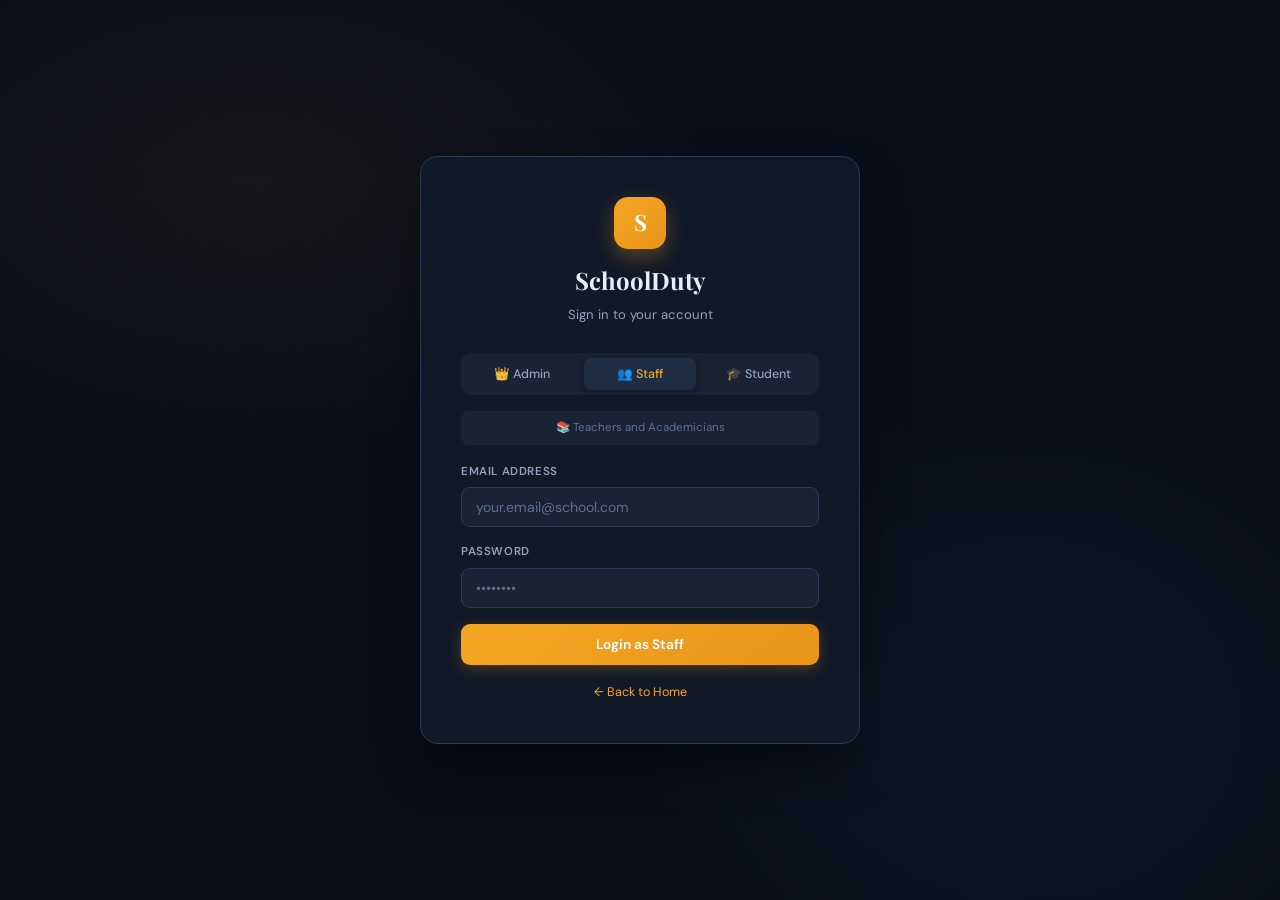
<file: frontend/login.html>
<!DOCTYPE html>
<html lang="en">
<head>
  <meta charset="UTF-8"/>
  <meta name="viewport" content="width=device-width, initial-scale=1.0"/>
  <title>Sign In — SchoolDuty</title>
  <link rel="stylesheet" href="assets/css/style.css"/>
</head>
<body>
<div class="auth-wrap">
  <div class="auth-card">
    <div class="auth-logo">
      <div class="logo-icon">S</div>
      <h1>SchoolDuty</h1>
      <p>Sign in to your account</p>
    </div>

    <div class="mode-toggle">
      <button id="btn-admin" onclick="setMode('admin')">👑 Admin</button>
      <button id="btn-staff" onclick="setMode('staff')">👥 Staff</button>
      <button id="btn-student" onclick="setMode('student')">🎓 Student</button>
    </div>

    <div id="mode-description" class="mode-description"></div>
    <div id="alert-box"></div>

    <!-- Admin -->
    <form id="admin-form" onsubmit="loginAdmin(event)" style="display:none">
      <div class="form-group">
        <label>Email Address</label>
        <input type="email" id="admin-email" placeholder="admin@school.com" required/>
      </div>
      <div class="form-group">
        <label>Password</label>
        <input type="password" id="admin-password" placeholder="••••••••" required/>
      </div>
      <button type="submit" class="btn btn-primary" id="admin-btn" style="background:linear-gradient(135deg,#ef4444,#dc2626)">Login as Admin</button>
      <div style="text-align:right;margin-top:.75rem">
        <a href="reset-password.html" style="color:var(--accent);font-size:.72rem;text-decoration:none">Forgot Password?</a>
      </div>
    </form>

    <!-- Staff -->
    <form id="staff-form" onsubmit="loginStaff(event)">
      <div class="form-group">
        <label>Email Address</label>
        <input type="email" id="staff-email" placeholder="your.email@school.com" required/>
      </div>
      <div class="form-group">
        <label>Password</label>
        <input type="password" id="staff-password" placeholder="••••••••" required/>
      </div>
      <button type="submit" class="btn btn-primary" id="staff-btn">Login as Staff</button>
    </form>

    <!-- Student -->
    <form id="student-form" onsubmit="loginStudent(event)" style="display:none">
      <div class="form-group">
        <label>Registration Number</label>
        <input type="text" id="student-reg" placeholder="e.g., 2024/001" required/>
      </div>
      <div class="form-group">
        <label>Password</label>
        <input type="password" id="student-password" placeholder="••••••••" required/>
      </div>
      <button type="submit" class="btn btn-primary" id="student-btn" style="background:linear-gradient(135deg,var(--green),var(--green2))">Login as Student</button>
    </form>

    <p class="auth-link"><a href="index.html">← Back to Home</a></p>
  </div>
</div>
<script src="assets/js/api.js"></script>
<script>
  redirectIfLoggedIn();
  const roleRoutes = { admin:'admin.html', academician:'academician.html', teacher:'teacher.html', student:'student.html' };
  const descs = { admin:'🔐 Head of School / System Administrators only', staff:'📚 Teachers and Academicians', student:'📝 Students — use your registration number' };

  function setMode(mode) {
    ['admin','staff','student'].forEach(m => {
      document.getElementById('btn-'+m).classList.toggle('active', m===mode);
      document.getElementById(m+'-form').style.display = m===mode ? '' : 'none';
    });
    document.getElementById('mode-description').textContent = descs[mode];
    document.getElementById('alert-box').innerHTML = '';
  }

  async function loginAdmin(e) {
    e.preventDefault();
    const btn = document.getElementById('admin-btn');
    btn.textContent = 'Verifying…'; btn.disabled = true;
    try {
      const d = await apiCall('/auth/login.php','POST',{username:document.getElementById('admin-email').value,password:document.getElementById('admin-password').value,login_type:'admin'});
      saveSession(d.token,d.user); window.location.href='admin.html';
    } catch(err){ showAlert('alert-box',err.message); btn.textContent='Login as Admin'; btn.disabled=false; }
  }

  async function loginStaff(e) {
    e.preventDefault();
    const btn = document.getElementById('staff-btn');
    btn.textContent = 'Verifying…'; btn.disabled = true;
    try {
      const d = await apiCall('/auth/login.php','POST',{username:document.getElementById('staff-email').value,password:document.getElementById('staff-password').value,login_type:'staff'});
      saveSession(d.token,d.user); window.location.href=roleRoutes[d.user.role];
    } catch(err){ showAlert('alert-box',err.message); btn.textContent='Login as Staff'; btn.disabled=false; }
  }

  async function loginStudent(e) {
    e.preventDefault();
    const btn = document.getElementById('student-btn');
    btn.textContent = 'Verifying…'; btn.disabled = true;
    try {
      const d = await apiCall('/auth/login.php','POST',{username:document.getElementById('student-reg').value,password:document.getElementById('student-password').value,login_type:'student'});
      saveSession(d.token,d.user); window.location.href='student.html';
    } catch(err){ showAlert('alert-box',err.message); btn.textContent='Login as Student'; btn.disabled=false; }
  }

  setMode('staff');
</script>
</body>
</html>
</file>
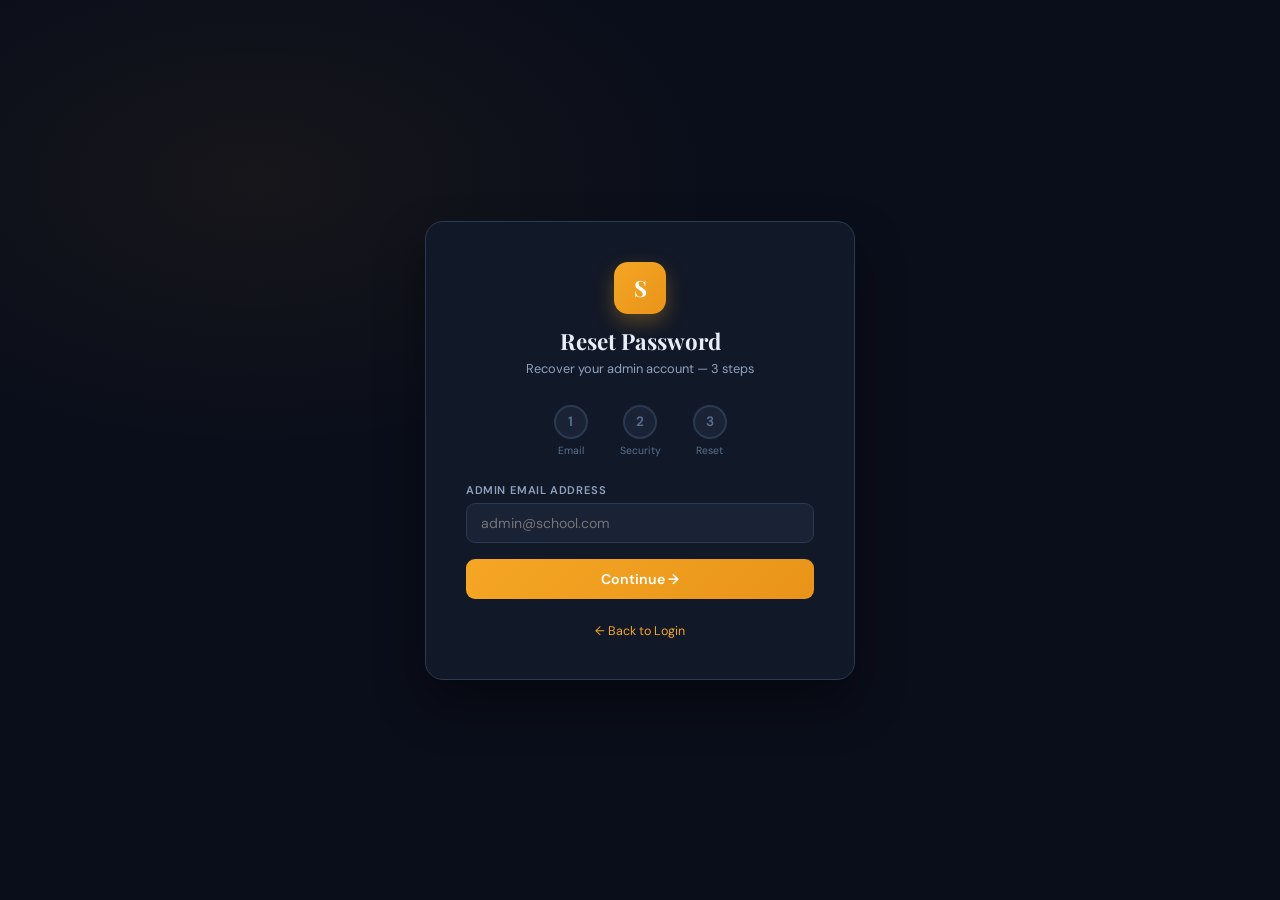
<file: frontend/reset-password.html>
<!DOCTYPE html>
<html lang="en">
<head>
  <meta charset="UTF-8"/>
  <meta name="viewport" content="width=device-width, initial-scale=1.0"/>
  <title>Reset Password — SchoolDuty</title>
  <link href="https://fonts.googleapis.com/css2?family=DM+Sans:opsz,wght@9..40,400;9..40,500;9..40,600;9..40,700&family=Playfair+Display:wght@600;700&family=DM+Mono:wght@400&display=swap" rel="stylesheet"/>
  <style>
    :root{--bg:#0a0e1a;--bg2:#111827;--bg3:#1a2235;--border:#2a3a52;--text:#e8eef7;--text2:#8fa3bf;--text3:#5a7290;--accent:#f5a623;--green:#34d399;--red:#f87171;}
    *{margin:0;padding:0;box-sizing:border-box;}
    body{font-family:'DM Sans',sans-serif;background:var(--bg);color:var(--text);min-height:100vh;display:flex;align-items:center;justify-content:center;padding:24px;background-image:radial-gradient(ellipse 60% 50% at 20% 20%,rgba(245,166,35,.05) 0%,transparent 60%);}
    .card{background:var(--bg2);border:1px solid var(--border);border-radius:18px;padding:40px;width:100%;max-width:430px;box-shadow:0 24px 48px rgba(0,0,0,.4);}
    .logo{text-align:center;margin-bottom:28px;}
    .logo-icon{width:52px;height:52px;background:linear-gradient(135deg,var(--accent),#e8941a);border-radius:14px;display:inline-flex;align-items:center;justify-content:center;font-family:'Playfair Display',serif;font-size:1.4rem;font-weight:700;color:#fff;margin-bottom:12px;box-shadow:0 8px 20px rgba(245,166,35,.3);}
    h1{font-family:'Playfair Display',serif;font-size:1.4rem;font-weight:700;color:var(--text);margin-bottom:4px;}
    .sub{color:var(--text2);font-size:.8rem;}
    .step{display:none;} .step.active{display:block;animation:fadeUp .3s ease;}
    @keyframes fadeUp{from{opacity:0;transform:translateY(12px)}to{opacity:1;transform:translateY(0)}}
    .step-indicator{display:flex;justify-content:center;gap:32px;margin-bottom:26px;}
    .step-item{text-align:center;}
    .step-dot{width:34px;height:34px;background:var(--bg3);border:2px solid var(--border);border-radius:50%;display:flex;align-items:center;justify-content:center;color:var(--text3);font-weight:600;font-size:.85rem;margin:0 auto 5px;}
    .step-dot.active{border-color:var(--accent);background:var(--accent);color:#fff;}
    .step-dot.done{border-color:var(--green);background:var(--green);color:#fff;}
    .step-lbl{font-size:.65rem;color:var(--text3);}
    .form-group{margin-bottom:16px;}
    label{display:block;font-size:.7rem;font-weight:600;color:var(--text2);text-transform:uppercase;letter-spacing:.6px;margin-bottom:6px;}
    input{width:100%;padding:10px 14px;background:var(--bg3);border:1px solid var(--border);border-radius:9px;color:var(--text);font-family:'DM Sans',sans-serif;font-size:.88rem;outline:none;transition:border-color .2s,box-shadow .2s;}
    input:focus{border-color:var(--accent);box-shadow:0 0 0 3px rgba(245,166,35,.12);}
    .btn{width:100%;padding:11px;background:linear-gradient(135deg,var(--accent),#e8941a);color:#fff;border:none;border-radius:9px;font-family:'DM Sans',sans-serif;font-size:.88rem;font-weight:600;cursor:pointer;transition:all .2s;margin-bottom:8px;}
    .btn:hover{transform:translateY(-1px);box-shadow:0 5px 14px rgba(245,166,35,.3);}
    .btn:disabled{opacity:.5;cursor:not-allowed;transform:none;}
    .btn-sec{background:var(--bg3);border:1px solid var(--border);color:var(--text2);}
    .alert{padding:11px 14px;border-radius:9px;font-size:.8rem;margin-bottom:16px;}
    .alert-error{background:rgba(248,113,113,.1);color:#fca5a5;border-left:3px solid var(--red);}
    .alert-success{background:rgba(52,211,153,.1);color:#6ee7b7;border-left:3px solid var(--green);}
    .q-box{background:rgba(245,166,35,.08);padding:14px;border-radius:9px;margin:12px 0;border:1px solid rgba(245,166,35,.2);}
    .q-text{color:var(--accent);font-weight:600;font-size:.88rem;}
    .back-link{text-align:center;margin-top:16px;font-size:.78rem;color:var(--text3);}
    .back-link a{color:var(--accent);text-decoration:none;}
  </style>
</head>
<body>
<div class="card">
  <div class="logo">
    <div class="logo-icon">S</div>
    <h1>Reset Password</h1>
    <p class="sub">Recover your admin account — 3 steps</p>
  </div>

  <div class="step-indicator">
    <div class="step-item"><div class="step-dot" id="dot1">1</div><div class="step-lbl">Email</div></div>
    <div class="step-item"><div class="step-dot" id="dot2">2</div><div class="step-lbl">Security</div></div>
    <div class="step-item"><div class="step-dot" id="dot3">3</div><div class="step-lbl">Reset</div></div>
  </div>

  <div id="alertBox"></div>

  <div id="step1" class="step active">
    <div class="form-group"><label>Admin Email Address</label><input type="email" id="email" placeholder="admin@school.com"/></div>
    <button class="btn" onclick="step1()">Continue →</button>
    <div class="back-link"><a href="login.html">← Back to Login</a></div>
  </div>

  <div id="step2" class="step">
    <div class="q-box"><div class="q-text" id="secQ"></div></div>
    <div class="form-group"><label>Your Answer</label><input type="text" id="answer" placeholder="Enter your answer"/></div>
    <button class="btn" onclick="step2()">Verify →</button>
    <button class="btn btn-sec" onclick="goTo(1)">← Back</button>
  </div>

  <div id="step3" class="step">
    <div class="form-group"><label>New Password (min 6 chars)</label><input type="password" id="newPass" placeholder="••••••••"/></div>
    <div class="form-group"><label>Confirm Password</label><input type="password" id="confirmPass" placeholder="••••••••"/></div>
    <button class="btn" onclick="step3()">Reset Password →</button>
    <button class="btn btn-sec" onclick="goTo(2)">← Back</button>
  </div>
</div>

<script>
  const API='/school-duty-system/backend/auth/reset_password.php';
  let adminId=null,resetToken=null;

  function dots(s){
    [1,2,3].forEach(i=>{
      const d=document.getElementById('dot'+i);
      d.className='step-dot'+(i<s?' done':i===s?' active':'');
    });
  }

  function alert2(msg,type){
    const b=document.getElementById('alertBox');
    b.innerHTML=`<div class="alert alert-${type}">${msg}</div>`;
    setTimeout(()=>b.innerHTML='',5000);
  }

  function goTo(n){
    [1,2,3].forEach(i=>document.getElementById('step'+i).classList.remove('active'));
    document.getElementById('step'+n).classList.add('active');
    dots(n);
    document.getElementById('alertBox').innerHTML='';
  }

  async function step1(){
    const email=document.getElementById('email').value.trim();
    if(!email){alert2('Please enter email','error');return;}
    try{
      const res=await fetch(API,{method:'POST',headers:{'Content-Type':'application/json'},body:JSON.stringify({action:'check_email',email})});
      const d=await res.json();
      if(!res.ok)throw new Error(d.error);
      adminId=d.admin_id;
      document.getElementById('secQ').textContent=d.security_question;
      goTo(2);alert2('Email verified! Answer your security question.','success');
    }catch(err){alert2(err.message,'error');}
  }

  async function step2(){
    const answer=document.getElementById('answer').value.trim();
    if(!answer){alert2('Please enter your answer','error');return;}
    try{
      const res=await fetch(API,{method:'POST',headers:{'Content-Type':'application/json'},body:JSON.stringify({action:'verify_answer',admin_id:adminId,answer})});
      const d=await res.json();
      if(!res.ok)throw new Error(d.error);
      resetToken=d.reset_token;
      goTo(3);alert2('Answer verified! Set your new password.','success');
    }catch(err){alert2(err.message,'error');}
  }

  async function step3(){
    const np=document.getElementById('newPass').value,cp=document.getElementById('confirmPass').value;
    if(!np||!cp){alert2('Fill both fields','error');return;}
    if(np.length<6){alert2('Min 6 characters','error');return;}
    if(np!==cp){alert2('Passwords do not match','error');return;}
    if(!resetToken){alert2('Session expired, start over','error');goTo(1);return;}
    try{
      const res=await fetch(API,{method:'POST',headers:{'Content-Type':'application/json'},body:JSON.stringify({action:'reset_password',reset_token:resetToken,new_password:np})});
      const d=await res.json();
      if(!res.ok)throw new Error(d.error);
      alert2('✅ Password reset! Redirecting…','success');
      setTimeout(()=>window.location.href='login.html',2000);
    }catch(err){alert2(err.message,'error');}
  }
</script>
</body>
</html>
</file>
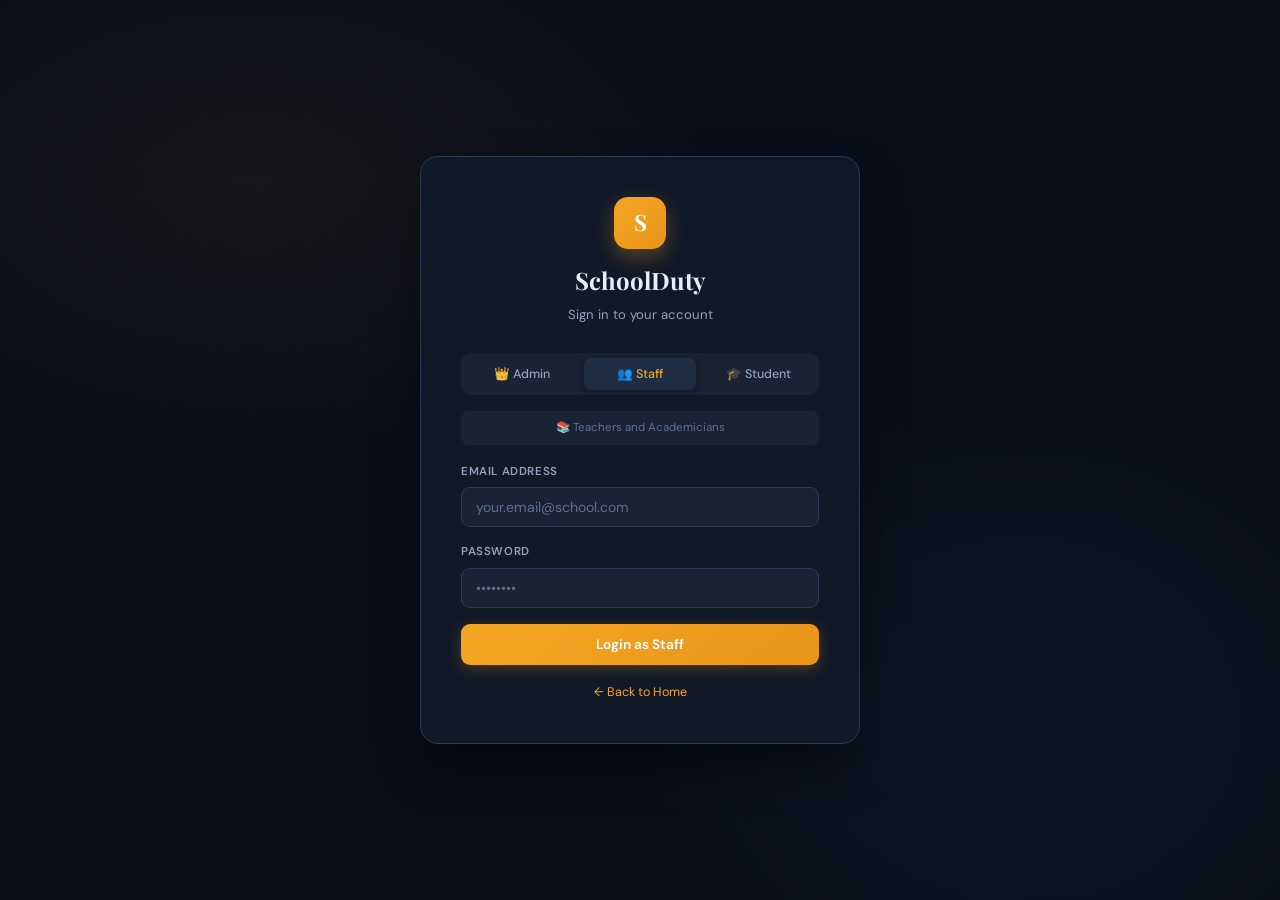
<file: frontend/student.html>
<!DOCTYPE html>
<html lang="en">

<head>
    <meta charset="UTF-8" />
    <meta name="viewport" content="width=device-width, initial-scale=1.0" />
    <title>Student Dashboard — SchoolDuty</title>
    <link rel="stylesheet" href="assets/css/style.css" />
</head>

<body>
    <div class="dashboard">
        <aside class="sidebar sidebar-student">
            <div class="sidebar-header">
                <h2>SchoolDuty</h2>
                <p>Student Portal</p>
            </div>
            <div class="sidebar-user">
                <div class="name" id="sb-name"></div>
                <span class="role-badge">Student</span>
                <div style="font-size:.72rem;color:var(--text3);margin-top:3px" id="sb-reg"></div>
            </div>
            <nav class="sidebar-nav">
                <a href="#" class="active" onclick="showTab('tasks',this)">📚 Tasks</a>
                <a href="#" onclick="showTab('my-submissions',this)">📤 My Submissions</a>
                <a href="timetable.html">📋 Exam Timetable ↗</a>
                <a href="class-timetable.html">🏫 Class Timetables ↗</a>
                <a href="#" onclick="showTab('profile',this)">👤 My Profile</a>
            </nav>
            <div class="sidebar-footer"><button onclick="logout()">Sign Out</button></div>
        </aside>

        <main class="main-content">
            <div class="page-header">
                <h1>Student Dashboard</h1>
                <p id="welcome-p"></p>
            </div>
            <div id="msg-box"></div>

            <div id="tab-tasks">
                <div class="stats-grid" style="max-width:600px;margin-bottom:20px">
                    <div class="stat-card border-blue">
                        <div class="stat-num" id="s-total">—</div>
                        <div class="stat-label">Total Tasks</div>
                    </div>
                    <div class="stat-card border-yellow">
                        <div class="stat-num" id="s-pending-tasks">—</div>
                        <div class="stat-label">Pending</div>
                    </div>
                    <div class="stat-card border-green">
                        <div class="stat-num" id="s-submitted">—</div>
                        <div class="stat-label">Submitted</div>
                    </div>
                </div>
                <div class="card">
                    <div class="card-header">
                        <h3>📚 Tasks from Teachers</h3>
                        <p>Submit your work to the corresponding teacher</p>
                    </div>
                    <div class="card-body" id="tasks-container">
                        <div class="loading">Loading tasks…</div>
                    </div>
                </div>
            </div>

            <div id="tab-my-submissions" style="display:none">
                <div class="card">
                    <div class="card-header">
                        <h3>📤 My Submissions</h3>
                        <p>Your submitted work and grades</p>
                    </div>
                    <div class="item-list" id="submissions-container"></div>
                </div>
            </div>

            <div id="tab-profile" style="display:none">
                <div class="card form-card" style="max-width:500px">
                    <div class="card-header">
                        <h3>My Profile</h3>
                    </div>
                    <div class="card-body">
                        <div style="margin-bottom:1.5rem;padding:1rem;background:rgba(52,211,153,.08);border-radius:10px">
                            <p><strong>Name:</strong> <span id="profile-name"></span></p>
                            <p><strong>Role:</strong> Student</p>
                            <p><strong>Registration:</strong> <span id="profile-reg"></span></p>
                        </div>
                        <form onsubmit="changePassword(event)">
                            <div class="form-group"><label>Current Password</label><input type="password" id="current-password" required/></div>
                            <div class="form-group"><label>New Password (min 6)</label><input type="password" id="new-password" required minlength="6" /></div>
                            <div class="form-group"><label>Confirm Password</label><input type="password" id="confirm-password" required/></div>
                            <button type="submit" class="btn btn-primary">Change Password</button>
                        </form>
                    </div>
                </div>
            </div>
        </main>
    </div>

    <div id="submitModal" class="modal">
        <div class="modal-content">
            <div class="modal-header">
                <h3>📤 Submit Your Work</h3><button class="modal-close" onclick="closeModal('submitModal')">&times;</button></div>
            <div class="modal-body">
                <div id="submit-task-info" style="background:var(--bg3);padding:12px;border-radius:8px;margin-bottom:14px;font-size:.82rem;color:var(--text2)">
                    <strong>Task:</strong> <span id="submit-task-title"></span><br/>
                    <strong>Subject:</strong> <span id="submit-task-subject"></span><br/>
                    <strong>Teacher:</strong> <span id="submit-task-teacher"></span><br/>
                    <strong>Due:</strong> <span id="submit-task-due"></span>
                </div>

                <div class="form-group">
                    <label>Upload Your Work (Word, PDF, etc.)</label>
                    <input type="file" id="submission-file" accept=".pdf,.doc,.docx,.txt,.jpg,.jpeg,.png,.zip,.xlsx,.pptx" />
                    <div style="font-size:.7rem;color:var(--text3);margin-top:5px">
                        Accepted: PDF, DOC, DOCX, TXT, JPG, PNG, ZIP, XLSX, PPTX — Max 15MB
                    </div>
                    <div id="file-selected-name" style="font-size:.78rem;color:var(--green);margin-top:6px;display:none"></div>
                </div>

                <div class="form-group">
                    <label>Additional Notes (optional)</label>
                    <textarea id="submission-text" rows="3" placeholder="Add any notes about your submission…"></textarea>
                </div>

                <div id="upload-progress-wrap" style="display:none;margin-top:10px">
                    <div style="height:6px;background:var(--bg3);border-radius:4px;overflow:hidden">
                        <div id="upload-progress-bar" style="height:100%;width:0%;background:linear-gradient(135deg,var(--accent),#e8941a);transition:width .2s"></div>
                    </div>
                    <div id="upload-progress-text" style="font-size:.72rem;color:var(--text2);margin-top:4px">Uploading…</div>
                </div>
            </div>
            <div class="modal-footer">
                <button class="btn btn-secondary" onclick="closeModal('submitModal')">Cancel</button>
                <button class="btn btn-success" id="submit-work-btn" style="width:auto" onclick="submitWork()">Submit Assignment</button>
            </div>
        </div>
    </div>

    <script src="assets/js/api.js"></script>
    <script>
        var user = requireAuth('student');
        document.getElementById('sb-name').textContent = user.full_name;
        document.getElementById('sb-reg').textContent = 'Reg: ' + (user.reg_number || 'N/A');
        document.getElementById('welcome-p').textContent = 'Welcome, ' + user.full_name;

        var allTasks = [],
            mySubmissions = [],
            currentTaskId = null;

        function showTab(name, el) {
            ['tasks', 'my-submissions', 'profile'].forEach(function(t) {
                var x = document.getElementById('tab-' + t);
                if (x) x.style.display = t === name ? '' : 'none';
            });
            document.querySelectorAll('.sidebar-nav a').forEach(function(a) {
                a.classList.remove('active');
            });
            if (el) el.classList.add('active');
            if (name === 'tasks') loadTasks();
            if (name === 'my-submissions') loadMySubmissions();
            if (name === 'profile') showProfile();
        }

        async function loadTasks() {
            var container = document.getElementById('tasks-container');
            container.innerHTML = '<div class="loading">Loading…</div>';
            try {
                allTasks = await apiCall('/tasks/get_all.php');
                mySubmissions = await apiCall('/tasks/my_submissions.php').catch(function() {
                    return [];
                });
                var submittedIds = mySubmissions.map(function(s) {
                    return s.task_id;
                });
                document.getElementById('s-total').textContent = allTasks.length;
                document.getElementById('s-pending-tasks').textContent = allTasks.filter(function(t) {
                    return !submittedIds.includes(t.id);
                }).length;
                document.getElementById('s-submitted').textContent = submittedIds.length;
                if (!allTasks.length) {
                    container.innerHTML = '<div class="empty-state">No tasks posted yet</div>';
                    return;
                }
                container.innerHTML = allTasks.map(function(t) {
                    var submitted = submittedIds.includes(t.id);
                    var sub = submitted ? mySubmissions.find(function(s) {
                        return s.task_id === t.id;
                    }) : null;
                    return '<div class="task-card">' +
                        '<div class="task-title">' + escapeHtml(t.title) + '</div>' +
                        '<div class="task-meta">📚 ' + escapeHtml(t.subject || 'General') + ' · 👩‍🏫 ' + escapeHtml(t.teacher_name) + ' · 📅 Due: ' + fmtDate(t.due_date) + '</div>' +
                        '<div class="task-desc">' + escapeHtml(t.description || 'No description provided') + '</div>' +
                        (submitted ?
                            '<div class="already-submitted" style="margin-top:10px">' +
                            '<span class="submission-status">✅ Submitted</span>' +
                            (sub && sub.grade ? '&nbsp;&nbsp;<span class="badge badge-graded">Grade: ' + escapeHtml(sub.grade) + '</span>' : '&nbsp;&nbsp;<span class="badge badge-pending">Awaiting grade</span>') +
                            '</div>' :
                            '<button class="btn-submit" onclick="openSubmit(' + t.id + ',\'' + escapeHtml(t.title).replace(/'/g, "\\'") + '\',\'' + escapeHtml(t.subject || '').replace(/'/g, "\\'") + '\',\'' + escapeHtml(t.teacher_name).replace(/'/g, "\\'") + '\',\'' + escapeHtml(t.due_date || '') + '\')">📤 Submit Work</button>'
                        ) +
                        '</div>';
                }).join('');
            } catch (e) {
                container.innerHTML = '<div class="empty-state">Error: ' + escapeHtml(e.message) + '</div>';
            }
        }

        async function loadMySubmissions() {
            var container = document.getElementById('submissions-container');
            try {
                mySubmissions = await apiCall('/tasks/my_submissions.php');
                if (!mySubmissions.length) {
                    container.innerHTML = '<div class="empty-state">No submissions yet</div>';
                    return;
                }
                container.innerHTML = mySubmissions.map(function(s) {
                    var fileLine = s.submission_file ?
                        '<div class="item-meta" style="margin-top:4px;color:var(--accent)">📎 File submitted</div>' :
                        '';
                    return '<div class="item">' +
                        '<div class="item-info">' +
                        '<div class="item-title">' + escapeHtml(s.task_title) + '</div>' +
                        '<div class="item-meta">📚 ' + escapeHtml(s.subject || 'General') + ' · 👩‍🏫 Teacher: ' + escapeHtml(s.teacher_name) + ' · Submitted: ' + fmtDateTime(s.submission_date) + '</div>' +
                        (s.submission_text ? '<div class="item-meta" style="margin-top:4px;font-style:italic">' + escapeHtml(s.submission_text.substring(0, 120)) + '…</div>' : '') +
                        fileLine +
                        (s.grade_comment && s.grade ? '<div class="item-meta" style="margin-top:4px;color:var(--green)">Feedback: ' + escapeHtml(s.grade_comment) + '</div>' : '') +
                        '</div>' +
                        '<div class="item-actions">' +
                        (s.grade ?
                            '<span class="badge badge-graded">Grade: ' + escapeHtml(s.grade) + '</span>' :
                            '<span class="badge badge-submitted">Pending Review</span>') +
                        '</div>' +
                        '</div>';
                }).join('');
            } catch (e) {
                showAlert('msg-box', e.message);
            }
        }

        function openSubmit(taskId, title, subject, teacher, dueDate) {
            currentTaskId = taskId;
            document.getElementById('submit-task-title').textContent = title;
            document.getElementById('submit-task-subject').textContent = subject || 'Not specified';
            document.getElementById('submit-task-teacher').textContent = teacher;
            document.getElementById('submit-task-due').textContent = dueDate ? fmtDate(dueDate) : 'No due date';
            document.getElementById('submission-text').value = '';
            document.getElementById('submission-file').value = '';
            document.getElementById('file-selected-name').style.display = 'none';
            document.getElementById('upload-progress-wrap').style.display = 'none';
            document.getElementById('upload-progress-bar').style.width = '0%';
            document.getElementById('submitModal').classList.add('active');
        }

        document.getElementById('submission-file').addEventListener('change', function() {
            var nameEl = document.getElementById('file-selected-name');
            if (this.files && this.files[0]) {
                var f = this.files[0];
                var sizeKB = (f.size / 1024).toFixed(0);
                var sizeLabel = sizeKB > 1024 ? (f.size / (1024 * 1024)).toFixed(1) + ' MB' : sizeKB + ' KB';
                nameEl.textContent = '📎 ' + f.name + ' (' + sizeLabel + ')';
                nameEl.style.display = 'block';
            } else {
                nameEl.style.display = 'none';
            }
        });

        async function submitWork() {
            var fileInput = document.getElementById('submission-file');
            var text = document.getElementById('submission-text').value.trim();
            var file = fileInput.files && fileInput.files[0] ? fileInput.files[0] : null;

            if (!file && !text) {
                showAlert('msg-box', 'Please upload a file or add a note');
                return;
            }

            var btn = document.getElementById('submit-work-btn');
            var originalText = btn.textContent;
            btn.disabled = true;
            btn.textContent = 'Submitting…';

            var formData = new FormData();
            formData.append('task_id', currentTaskId);
            formData.append('submission_text', text);
            if (file) formData.append('submission_file', file);

            var progressWrap = document.getElementById('upload-progress-wrap');
            var progressBar = document.getElementById('upload-progress-bar');
            var progressText = document.getElementById('upload-progress-text');
            if (file) progressWrap.style.display = 'block';

            var token = localStorage.getItem('sds_token');
            var BASE = '/school-duty-system/backend';

            var xhr = new XMLHttpRequest();
            xhr.open('POST', BASE + '/tasks/submit.php', true);
            xhr.setRequestHeader('Authorization', 'Bearer ' + token);

            xhr.upload.onprogress = function(e) {
                if (e.lengthComputable) {
                    var pct = Math.round((e.loaded / e.total) * 100);
                    progressBar.style.width = pct + '%';
                    progressText.textContent = 'Uploading… ' + pct + '%';
                }
            };

            xhr.onload = function() {
                btn.disabled = false;
                btn.textContent = originalText;
                var data;
                try {
                    data = JSON.parse(xhr.responseText);
                } catch (e) {
                    showAlert('msg-box', 'Server error: invalid response');
                    return;
                }

                if (xhr.status >= 200 && xhr.status < 300) {
                    showAlert('msg-box', '✅ Submitted successfully!', 'success');
                    closeModal('submitModal');
                    loadTasks();
                } else {
                    showAlert('msg-box', data.error || 'Submission failed');
                }
            };

            xhr.onerror = function() {
                btn.disabled = false;
                btn.textContent = originalText;
                showAlert('msg-box', 'Network error — please try again');
            };

            xhr.send(formData);
        }

        function showProfile() {
            document.getElementById('profile-name').textContent = user.full_name;
            document.getElementById('profile-reg').textContent = user.reg_number || '—';
        }

        async function changePassword(e) {
            e.preventDefault();
            var np = document.getElementById('new-password').value,
                cp = document.getElementById('confirm-password').value;
            if (np !== cp) {
                showAlert('msg-box', 'Passwords do not match');
                return;
            }
            try {
                await apiCall('/auth/change_password.php', 'POST', {
                    current_password: document.getElementById('current-password').value,
                    new_password: np
                });
                showAlert('msg-box', 'Password changed!', 'success');
                e.target.reset();
            } catch (err) {
                showAlert('msg-box', err.message);
            }
        }

        function closeModal(id) {
            document.getElementById(id).classList.remove('active');
        }
        window.onclick = function(e) {
            if (e.target.classList.contains('modal')) e.target.classList.remove('active');
        };

        loadTasks();
    </script>
</body>

</html>
</file>
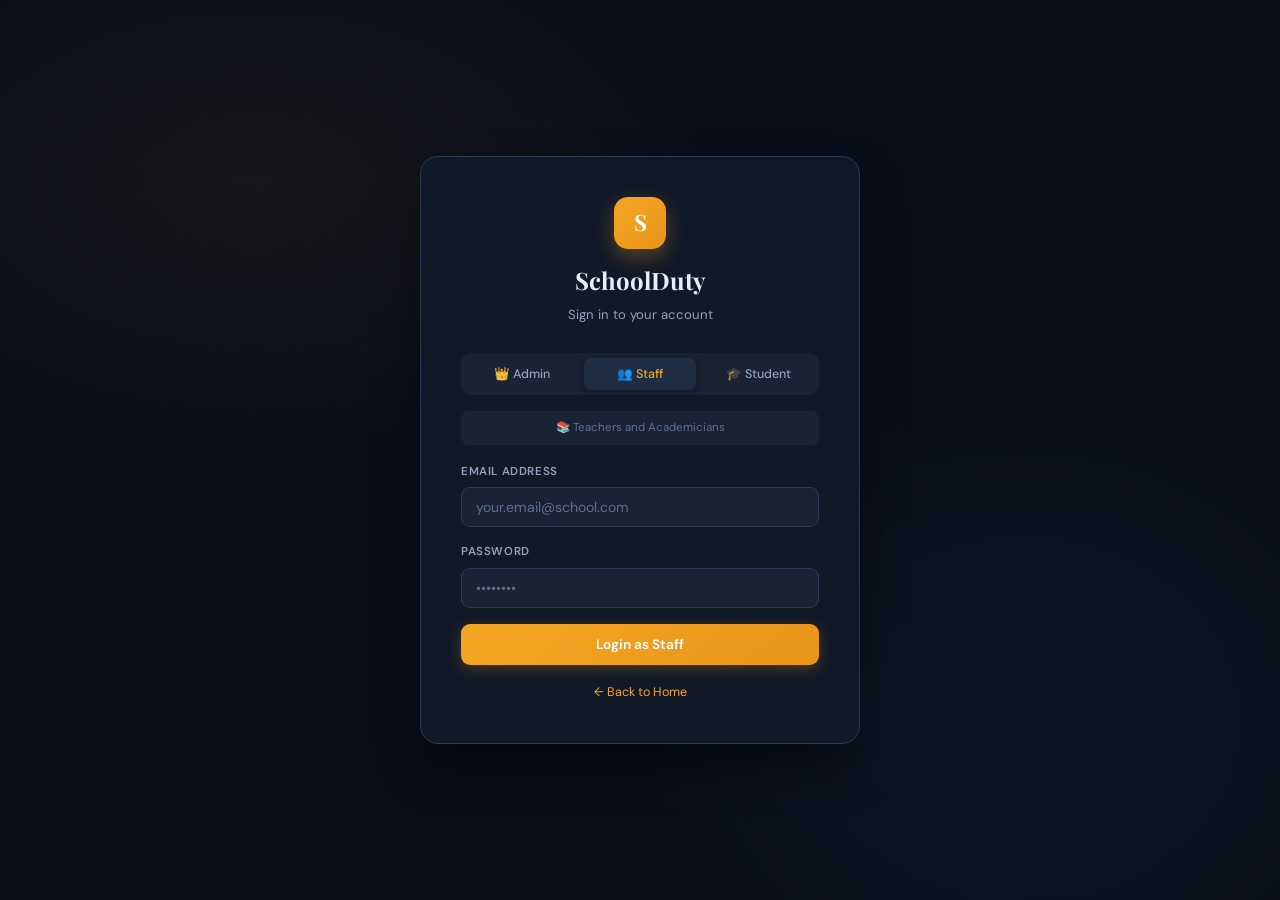
<file: frontend/teacher.html>
<!DOCTYPE html>
<html lang="en">

<head>
    <meta charset="UTF-8" />
    <meta name="viewport" content="width=device-width, initial-scale=1.0" />
    <title>Teacher Dashboard — SchoolDuty</title>
    <link rel="stylesheet" href="assets/css/style.css" />
    <style>
        .my-week-card {
            background: var(--bg3);
            border: 1px solid var(--border);
            border-radius: 12px;
            padding: 16px 18px;
            margin-bottom: 10px;
            transition: border-color .2s;
        }
        
        .my-week-card:hover {
            border-color: var(--accent);
        }
        
        .my-week-card.is-mine {
            border-left: 3px solid var(--accent);
        }
        
        .my-week-card.is-swapped {
            border-left: 3px solid var(--blue);
        }
        
        .my-week-top {
            display: flex;
            align-items: center;
            justify-content: space-between;
            gap: 12px;
            flex-wrap: wrap;
        }
        
        .my-week-num {
            font-family: 'DM Mono', monospace;
            font-size: .72rem;
            color: var(--text3);
            font-weight: 600;
        }
        
        .my-week-range {
            font-size: .78rem;
            color: var(--text2);
        }
        
        .my-week-title {
            font-size: .9rem;
            font-weight: 600;
            color: var(--text);
        }
        
        .my-week-bottom {
            margin-top: 8px;
            font-size: .75rem;
            color: var(--text2);
        }
        
        .term-filter {
            display: flex;
            gap: 8px;
            margin-bottom: 16px;
            flex-wrap: wrap;
        }
        
        .filter-btn {
            padding: 6px 14px;
            border-radius: 7px;
            border: 1px solid var(--border);
            background: var(--bg3);
            color: var(--text2);
            font-size: .75rem;
            cursor: pointer;
            transition: all .15s;
        }
        
        .filter-btn.active {
            background: rgba(245, 166, 35, .12);
            border-color: var(--accent);
            color: var(--accent);
        }
        
        .swap-incoming {
            background: rgba(96, 165, 250, .08);
            border: 1px solid rgba(96, 165, 250, .2);
        }
        
        .transferred-from {
            font-size: .68rem;
            color: var(--blue);
            font-style: italic;
        }
        
        .roster-grid {
            display: grid;
            grid-template-columns: repeat(3, 1fr);
            gap: 8px;
        }
        
        .roster-section-label {
            font-size: .72rem;
            font-weight: 700;
            color: var(--accent);
            text-transform: uppercase;
            letter-spacing: .5px;
            margin-bottom: 6px;
            padding-bottom: 4px;
            border-bottom: 1px solid var(--border);
        }
        
        .roster-num {
            text-align: center;
        }
        
        .roster-total {
            background: rgba(245, 166, 35, .08);
            border-radius: 6px;
        }
    </style>
</head>

<body>
    <div class="dashboard">
        <aside class="sidebar sidebar-teacher">
            <div class="sidebar-header">
                <h2>SchoolDuty</h2>
                <p>Teacher Portal</p>
            </div>
            <div class="sidebar-user">
                <div class="name" id="sb-name"></div><span class="role-badge">Teacher</span></div>
            <nav class="sidebar-nav">
                <a href="#" class="active" onclick="showTab('overview',this)">📊 Overview</a>
                <a href="#" onclick="showTab('term-duties',this)">🗓️ Term Duties</a>
                <a href="#" onclick="showTab('my-duties',this)">📋 My Duties</a>
                <a href="#" onclick="showTab('swap',this)">🔄 Swap Requests</a>
                <a href="#" onclick="showTab('roster',this)">📖 Roster Book</a>
                <a href="#" onclick="showTab('special',this)">⭐ Special Tasks</a>
                <a href="#" onclick="showTab('post-task',this)">📝 Post Task</a>
                <a href="#" onclick="showTab('my-tasks',this)">📋 My Posted Tasks</a>
                <a href="#" onclick="showTab('submissions',this)">📬 Submissions</a>
                <a href="#" onclick="showTab('positions',this)">🏅 My Positions</a>
                <a href="timetable.html">📋 Exam Timetable ↗</a>
                <a href="class-timetable.html">🏫 Class Timetables ↗</a>
                <a href="#" onclick="showTab('profile',this)">👤 My Profile</a>
            </nav>
            <div class="sidebar-footer"><button onclick="logout()">Sign Out</button></div>
        </aside>

        <main class="main-content">
            <div class="page-header">
                <h1>Teacher Dashboard</h1>
                <p id="welcome-p"></p>
            </div>
            <div id="msg-box"></div>

            <div id="tab-overview">
                <div class="stats-grid">
                    <div class="stat-card border-yellow">
                        <div class="stat-num" id="s-my-weeks">—</div>
                        <div class="stat-label">My Duty Weeks</div>
                    </div>
                    <div class="stat-card border-blue">
                        <div class="stat-num" id="s-swaps">—</div>
                        <div class="stat-label">Swap Requests</div>
                    </div>
                    <div class="stat-card border-green">
                        <div class="stat-num" id="s-special">—</div>
                        <div class="stat-label">Special Tasks</div>
                    </div>
                    <div class="stat-card border-purple">
                        <div class="stat-num" id="s-subs">—</div>
                        <div class="stat-label">Submissions</div>
                    </div>
                </div>
                <div class="card">
                    <div class="card-header">
                        <h3>🗓️ My Upcoming Duty Weeks</h3>
                        <p>Next 3 duty weeks assigned to you</p>
                    </div>
                    <div class="card-body" id="upcoming-duties"></div>
                </div>
            </div>

            <div id="tab-term-duties" style="display:none">
                <div class="card">
                    <div class="card-header">
                        <div>
                            <h3>🗓️ Full Term Duty Schedule</h3>
                            <p>All weeks — your assigned weeks highlighted</p>
                        </div>
                    </div>
                    <div class="card-body">
                        <div class="term-filter">
                            <button class="filter-btn active" onclick="filterTermDuties('all',this)">All Weeks</button>
                            <button class="filter-btn" onclick="filterTermDuties('mine',this)">My Weeks</button>
                            <button class="filter-btn" onclick="filterTermDuties('swapped',this)">Transferred To Me</button>
                        </div>
                        <div id="term-duties-list">
                            <div class="loading">Loading…</div>
                        </div>
                    </div>
                </div>
            </div>

            <div id="tab-my-duties" style="display:none">
                <div class="card">
                    <div class="card-header">
                        <div>
                            <h3>📋 My Assigned Duties</h3>
                            <p>Individual duties assigned to you</p>
                        </div>
                        <button class="btn btn-secondary btn-sm" onclick="loadMyDuties()">↻ Refresh</button>
                    </div>
                    <div class="item-list" id="my-duties-list">
                        <div class="loading">Loading…</div>
                    </div>
                </div>
            </div>

            <div id="tab-swap" style="display:none">
                <div class="card form-card" style="max-width:560px;margin-bottom:20px">
                    <div class="card-header">
                        <h3>Request a Duty Swap</h3>
                        <p>Ask academician to reassign your duty week</p>
                    </div>
                    <div class="card-body">
                        <form onsubmit="requestSwap(event)">
                            <div class="form-group">
                                <label>My Duty Week to Swap</label>
                                <select id="swap-my-week" required><option value="">Select your duty week…</option></select>
                            </div>
                            <div class="form-group">
                                <label>Reason for Swap</label>
                                <textarea id="swap-reason" rows="3" placeholder="Explain why you need this swap…" required></textarea>
                            </div>
                            <button type="submit" class="btn btn-primary">Send Swap Request to Academician</button>
                        </form>
                    </div>
                </div>
                <div class="card">
                    <div class="card-header">
                        <h3>Swap Request History</h3>
                        <p>Requests you have sent</p>
                    </div>
                    <div class="item-list" id="swaps-list"></div>
                </div>
            </div>

            <div id="tab-roster" style="display:none">
                <div class="card" style="max-width:680px">
                    <div class="card-header">
                        <h3>📖 Daily Roster Entry</h3>
                        <p>Record daily class attendance</p>
                    </div>
                    <div class="card-body">
                        <form onsubmit="submitRoster(event)">
                            <div class="form-row">
                                <div class="form-group"><label>Date</label><input type="date" id="roster-date" /></div>
                                <div class="form-group"><label>Class Name *</label><input type="text" id="roster-class" placeholder="e.g., Form 4A" required/></div>
                            </div>

                            <div style="margin-bottom:14px">
                                <div class="roster-section-label">Registered</div>
                                <div class="roster-grid">
                                    <div class="form-group roster-num"><label>Boys</label><input type="number" id="reg-boys" value="0" min="0" /></div>
                                    <div class="form-group roster-num"><label>Girls</label><input type="number" id="reg-girls" value="0" min="0" /></div>
                                    <div class="form-group roster-num roster-total"><label>Total</label><input type="number" id="reg-total" value="0" readonly style="background:var(--bg3);color:var(--accent);font-weight:700" /></div>
                                </div>
                            </div>

                            <div style="margin-bottom:14px">
                                <div class="roster-section-label">Present</div>
                                <div class="roster-grid">
                                    <div class="form-group roster-num"><label>Boys</label><input type="number" id="pres-boys" value="0" min="0" /></div>
                                    <div class="form-group roster-num"><label>Girls</label><input type="number" id="pres-girls" value="0" min="0" /></div>
                                    <div class="form-group roster-num roster-total"><label>Total</label><input type="number" id="pres-total" value="0" readonly style="background:var(--bg3);color:var(--green);font-weight:700" /></div>
                                </div>
                            </div>

                            <div style="margin-bottom:14px">
                                <div class="roster-section-label">Absentees</div>
                                <div class="roster-grid">
                                    <div class="form-group roster-num"><label>Boys</label><input type="number" id="abs-boys" value="0" min="0" /></div>
                                    <div class="form-group roster-num"><label>Girls</label><input type="number" id="abs-girls" value="0" min="0" /></div>
                                    <div class="form-group roster-num roster-total"><label>Total</label><input type="number" id="abs-total" value="0" readonly style="background:var(--bg3);color:var(--red);font-weight:700" /></div>
                                </div>
                            </div>

                            <div style="margin-bottom:14px">
                                <div class="roster-section-label">Permitted</div>
                                <div class="roster-grid">
                                    <div class="form-group roster-num"><label>Boys</label><input type="number" id="perm-boys" value="0" min="0" /></div>
                                    <div class="form-group roster-num"><label>Girls</label><input type="number" id="perm-girls" value="0" min="0" /></div>
                                    <div class="form-group roster-num roster-total"><label>Total</label><input type="number" id="perm-total" value="0" readonly style="background:var(--bg3);color:var(--blue);font-weight:700" /></div>
                                </div>
                            </div>

                            <div style="margin-bottom:14px">
                                <div class="roster-section-label">Sick</div>
                                <div class="roster-grid">
                                    <div class="form-group roster-num"><label>Boys</label><input type="number" id="sick-boys" value="0" min="0" /></div>
                                    <div class="form-group roster-num"><label>Girls</label><input type="number" id="sick-girls" value="0" min="0" /></div>
                                    <div class="form-group roster-num roster-total"><label>Total</label><input type="number" id="sick-total" value="0" readonly style="background:var(--bg3);color:var(--accent);font-weight:700" /></div>
                                </div>
                            </div>

                            <div class="form-group"><label>Remarks</label><textarea id="roster-remarks" rows="2"></textarea></div>
                            <button type="submit" class="btn btn-primary">Submit Roster</button>
                        </form>
                    </div>
                </div>
            </div>

            <div id="tab-special" style="display:none">
                <div class="card">
                    <div class="card-header">
                        <h3>My Special Tasks</h3>
                    </div>
                    <div class="item-list" id="special-list"></div>
                </div>
            </div>

            <div id="tab-post-task" style="display:none">
                <div class="card form-card" style="max-width:560px">
                    <div class="card-header">
                        <div>
                            <h3>📢 Post Task for All Students</h3>
                            <p>Visible to all registered students</p>
                        </div>
                    </div>
                    <div class="card-body">
                        <form onsubmit="postTask(event)">
                            <div class="form-group"><label>Task Title *</label><input type="text" id="task-title" required/></div>
                            <div class="form-group"><label>Subject</label><input type="text" id="task-subject" /></div>
                            <div class="form-group"><label>Description</label><textarea id="task-desc" rows="4" placeholder="Describe the task…"></textarea></div>
                            <div class="form-group"><label>Due Date</label><input type="date" id="task-due" /></div>
                            <button type="submit" class="btn btn-primary">Post Task for All Students</button>
                        </form>
                    </div>
                </div>
            </div>

            <div id="tab-my-tasks" style="display:none">
                <div class="card">
                    <div class="card-header">
                        <div>
                            <h3>📋 My Posted Tasks</h3>
                            <p>Tasks you have posted for students</p>
                        </div>
                        <button class="btn btn-secondary btn-sm" onclick="loadMyPostedTasks()">↻ Refresh</button>
                    </div>
                    <div class="item-list" id="my-posted-tasks-list">
                        <div class="loading">Loading…</div>
                    </div>
                </div>
            </div>

            <div id="tab-submissions" style="display:none">
                <div class="card">
                    <div class="card-header">
                        <h3>Student Submissions</h3>
                        <p>View, download, and grade student work</p>
                    </div>
                    <div class="item-list" id="submissions-list"></div>
                </div>
            </div>

            <div id="tab-positions" style="display:none">
                <div class="card">
                    <div class="card-header">
                        <div>
                            <h3>🏅 My Positions</h3>
                            <p>Positions assigned to you by admin</p>
                        </div>
                        <button class="btn btn-secondary btn-sm" onclick="loadMyPositions()">↻ Refresh</button>
                    </div>
                    <div id="my-positions-list">
                        <div class="loading">Loading…</div>
                    </div>
                </div>
            </div>

            <div id="tab-profile" style="display:none">
                <div class="card form-card" style="max-width:500px">
                    <div class="card-header">
                        <h3>My Profile</h3>
                    </div>
                    <div class="card-body">
                        <div style="margin-bottom:1.5rem;padding:1rem;background:rgba(96,165,250,.08);border-radius:10px">
                            <p><strong>Name:</strong> <span id="profile-name"></span></p>
                            <p><strong>Role:</strong> Teacher</p>
                            <p><strong>Email:</strong> <span id="profile-email"></span></p>
                        </div>
                        <form onsubmit="changePassword(event)">
                            <div class="form-group"><label>Current Password</label><input type="password" id="current-password" required/></div>
                            <div class="form-group"><label>New Password (min 6)</label><input type="password" id="new-password" required minlength="6" /></div>
                            <div class="form-group"><label>Confirm Password</label><input type="password" id="confirm-password" required/></div>
                            <button type="submit" class="btn btn-primary">Change Password</button>
                        </form>
                    </div>
                </div>
            </div>
        </main>
    </div>

    <div id="gradeModal" class="modal">
        <div class="modal-content">
            <div class="modal-header">
                <h3>✅ Grade Submission</h3><button class="modal-close" onclick="closeModal('gradeModal')">&times;</button></div>
            <div class="modal-body">
                <div id="grade-info" style="background:var(--bg3);padding:12px;border-radius:8px;margin-bottom:14px;font-size:.82rem;color:var(--text2)"></div>
                <div class="form-group"><label>Grade</label><input type="text" id="grade-value" placeholder="e.g., A, B+, 85%, Pass" /></div>
                <div class="form-group"><label>Feedback Comment</label><textarea id="grade-comment" rows="3" placeholder="Optional feedback…"></textarea></div>
            </div>
            <div class="modal-footer">
                <button class="btn btn-secondary" onclick="closeModal('gradeModal')">Cancel</button>
                <button class="btn btn-success" style="width:auto" onclick="saveGrade()">Save Grade</button>
            </div>
        </div>
    </div>

    <script src="assets/js/api.js"></script>
    <script>
        var user = requireAuth('teacher');
        document.getElementById('sb-name').textContent = user.full_name;
        document.getElementById('welcome-p').textContent = 'Welcome, ' + user.full_name;

        var termDuties = [],
            allTermDuties = [],
            mySwaps = [],
            specialTasks = [],
            submissions = [],
            gradeSubmissionId = null;

        function showTab(name, el) {
            var tabs = ['overview', 'term-duties', 'my-duties', 'swap', 'roster', 'special', 'post-task', 'my-tasks', 'submissions', 'positions', 'profile'];
            tabs.forEach(function(t) {
                var x = document.getElementById('tab-' + t);
                if (x) x.style.display = t === name ? '' : 'none';
            });
            document.querySelectorAll('.sidebar-nav a').forEach(function(a) {
                a.classList.remove('active');
            });
            if (el) el.classList.add('active');
            if (name === 'overview') loadOverview();
            if (name === 'term-duties') loadTermDuties();
            if (name === 'my-duties') loadMyDuties();
            if (name === 'swap') {
                loadTermDuties();
                loadSwaps();
            }
            if (name === 'special') loadSpecial();
            if (name === 'my-tasks') loadMyPostedTasks();
            if (name === 'submissions') loadSubmissions();
            if (name === 'positions') loadMyPositions();
            if (name === 'profile') showProfile();
        }

        async function loadOverview() {
            try {
                var res = await Promise.all([
                    apiCall('/term_duties/get_mine.php').catch(function() {
                        return [];
                    }),
                    apiCall('/swap/get.php').catch(function() {
                        return [];
                    }),
                    apiCall('/special_tasks/get_mine.php').catch(function() {
                        return [];
                    }),
                    apiCall('/tasks/submissions.php').catch(function() {
                        return [];
                    })
                ]);
                termDuties = res[0];
                document.getElementById('s-my-weeks').textContent = res[0].length;
                document.getElementById('s-swaps').textContent = res[1].length;
                document.getElementById('s-special').textContent = res[2].length;
                document.getElementById('s-subs').textContent = res[3].length;
                renderUpcoming(res[0]);
            } catch (e) {
                showAlert('msg-box', e.message);
            }
        }

        function renderUpcoming(duties) {
            var el = document.getElementById('upcoming-duties');
            var today = new Date();
            var upcoming = duties.filter(function(d) {
                    return new Date(d.week_end) >= today;
                })
                .sort(function(a, b) {
                    return new Date(a.week_start) - new Date(b.week_start);
                }).slice(0, 3);
            if (!upcoming.length) {
                el.innerHTML = '<div class="empty-state">No upcoming duty weeks assigned</div>';
                return;
            }
            el.innerHTML = upcoming.map(function(w) {
                return '<div style="display:flex;align-items:center;gap:12px;padding:12px;background:var(--bg3);border-radius:9px;margin-bottom:8px;border-left:3px solid var(--accent)">' +
                    '<div style="font-family:\'DM Mono\',monospace;font-size:.7rem;color:var(--text3)">Week ' + w.week_number + '</div>' +
                    '<div style="flex:1"><div style="font-weight:600;color:var(--text);font-size:.88rem">' + escapeHtml(w.title) + '</div>' +
                    '<div style="font-size:.72rem;color:var(--text2)">' + fmtDate(w.week_start) + ' → ' + fmtDate(w.week_end) + '</div></div>' +
                    badge(w.status) + '</div>';
            }).join('');
        }

        async function loadTermDuties() {
            try {
                allTermDuties = await apiCall('/term_duties/get_all.php').catch(function() {
                    return [];
                });
                termDuties = await apiCall('/term_duties/get_mine.php').catch(function() {
                    return [];
                });
                renderTermDuties('all');
                var sel = document.getElementById('swap-my-week');
                if (sel) {
                    sel.innerHTML = '<option value="">Select your duty week…</option>' +
                        termDuties.map(function(w) {
                            return '<option value="' + w.id + '">Week ' + w.week_number + ': ' + fmtDate(w.week_start) + ' — ' + fmtDate(w.week_end) + '</option>';
                        }).join('');
                }
            } catch (e) {
                showAlert('msg-box', e.message);
            }
        }

        function filterTermDuties(filter, btn) {
            document.querySelectorAll('.filter-btn').forEach(function(b) {
                b.classList.remove('active');
            });
            if (btn) btn.classList.add('active');
            renderTermDuties(filter);
        }

        function renderTermDuties(filter) {
            var el = document.getElementById('term-duties-list');
            if (!el) return;
            var data = allTermDuties;
            if (filter === 'mine') data = allTermDuties.filter(function(w) {
                return w.assigned_to == user.id && !(w.swapped == 1 || w.swapped === true);
            });
            if (filter === 'swapped') data = allTermDuties.filter(function(w) {
                return w.assigned_to == user.id && (w.swapped == 1 || w.swapped === true);
            });
            if (!data.length) {
                el.innerHTML = '<div class="empty-state">No duty weeks found for this filter</div>';
                return;
            }
            el.innerHTML = data.map(function(w) {
                var isMe = w.assigned_to == user.id;
                var wasSwapped = w.swapped == 1 || w.swapped === true;
                return '<div class="my-week-card ' + (isMe ? (wasSwapped ? 'is-swapped' : 'is-mine') : '') + '">' +
                    '<div class="my-week-top">' +
                    '<div><div class="my-week-num">Week ' + w.week_number + '</div><div class="my-week-title">' + escapeHtml(w.title) + '</div></div>' +
                    '<div class="my-week-range">' + fmtDate(w.week_start) + ' → ' + fmtDate(w.week_end) + '</div>' +
                    '<div style="display:flex;gap:6px;align-items:center">' +
                    (isMe ? '<span class="badge badge-active">Your Duty</span>' : '<span style="color:var(--text3);font-size:.78rem">' + escapeHtml(w.teacher_name) + '</span>') +
                    (wasSwapped ? '<span class="transferred-from">🔄 Transferred</span>' : '') +
                    badge(w.status) +
                    '</div>' +
                    '</div>' +
                    (w.swap_note ? '<div class="my-week-bottom" style="color:var(--accent)">📝 Note: ' + escapeHtml(w.swap_note) + '</div>' : '') +
                    '</div>';
            }).join('');
        }

        async function loadMyDuties() {
            var el = document.getElementById('my-duties-list');
            el.innerHTML = '<div class="loading">Loading…</div>';
            try {
                var data = await apiCall('/duties/get_mine.php');
                if (!data.length) {
                    el.innerHTML = '<div class="empty-state">No individual duties assigned to you yet</div>';
                    return;
                }
                el.innerHTML = data.map(function(d) {
                    return '<div class="item"><div class="item-info">' +
                        '<div class="item-title">' + escapeHtml(d.title) + '</div>' +
                        '<div class="item-meta">📅 ' + fmtDate(d.duty_date) + (d.duty_time ? ' · ⏰ ' + escapeHtml(d.duty_time) : '') + (d.location ? ' · 📍 ' + escapeHtml(d.location) : '') + ' · By: ' + escapeHtml(d.assigned_by_name) + '</div>' +
                        (d.description ? '<div class="item-meta" style="margin-top:4px">' + escapeHtml(d.description) + '</div>' : '') +
                        '</div><div class="item-actions">' +
                        '<select class="status-select" onchange="updateMyDutyStatus(' + d.id + ',this.value)">' +
                        '<option ' + (d.status === 'pending' ? 'selected' : '') + ' value="pending">Pending</option>' +
                        '<option ' + (d.status === 'ongoing' ? 'selected' : '') + ' value="ongoing">Ongoing</option>' +
                        '<option ' + (d.status === 'completed' ? 'selected' : '') + ' value="completed">Completed</option>' +
                        '</select>' + badge(d.status) +
                        '</div></div>';
                }).join('');
            } catch (e) {
                el.innerHTML = '<div class="empty-state">Error: ' + escapeHtml(e.message) + '</div>';
            }
        }

        async function updateMyDutyStatus(id, status) {
            try {
                await apiCall('/duties/update_status.php', 'POST', {
                    id: id,
                    status: status
                });
                showAlert('msg-box', 'Status updated!', 'success');
            } catch (e) {
                showAlert('msg-box', e.message);
            }
        }

        async function loadSwaps() {
            try {
                mySwaps = await apiCall('/swap/get.php');
                var el = document.getElementById('swaps-list');
                if (!mySwaps.length) {
                    el.innerHTML = '<div class="empty-state">No swap requests yet</div>';
                    return;
                }
                el.innerHTML = mySwaps.map(function(s) {
                    return '<div class="item ' + (s.target_teacher_id == user.id ? 'swap-incoming' : '') + '">' +
                        '<div class="item-info">' +
                        '<div class="item-title">' + (s.requesting_teacher_id == user.id ? '📤 Sent' : '📥 Received') + ': ' + escapeHtml(s.requesting_teacher) + ' → ' + (escapeHtml(s.target_teacher) || 'Academician') + '</div>' +
                        '<div class="item-meta">Date: ' + fmtDate(s.duty_date) + ' · Reason: ' + escapeHtml(s.reason || '—') + '</div>' +
                        (s.response_comment ? '<div class="item-meta" style="color:var(--accent)">Response: ' + escapeHtml(s.response_comment) + '</div>' : '') +
                        '</div><div class="item-actions"><span class="badge badge-' + s.status + '">' + s.status + '</span></div>' +
                        '</div>';
                }).join('');
            } catch (e) {
                showAlert('msg-box', e.message);
            }
        }

        async function requestSwap(e) {
            e.preventDefault();
            var week_id = document.getElementById('swap-my-week').value;
            var reason = document.getElementById('swap-reason').value;
            var week = termDuties.find(function(w) {
                return w.id == week_id;
            });
            if (!week) {
                showAlert('msg-box', 'Please select your duty week');
                return;
            }
            try {
                await apiCall('/swap/request.php', 'POST', {
                    target_teacher_id: 0,
                    duty_date: week.week_start,
                    duty_week_id: week_id,
                    reason: reason
                });
                showAlert('msg-box', 'Swap request sent to Academician!', 'success');
                e.target.reset();
                await loadSwaps();
            } catch (err) {
                showAlert('msg-box', err.message);
            }
        }

        function setupRosterTotals() {
            function wire(boyId, girlId, totalId) {
                function update() {
                    var b = parseInt(document.getElementById(boyId).value) || 0;
                    var g = parseInt(document.getElementById(girlId).value) || 0;
                    document.getElementById(totalId).value = b + g;
                }
                document.getElementById(boyId).addEventListener('input', update);
                document.getElementById(girlId).addEventListener('input', update);
            }
            wire('reg-boys', 'reg-girls', 'reg-total');
            wire('pres-boys', 'pres-girls', 'pres-total');
            wire('abs-boys', 'abs-girls', 'abs-total');
            wire('perm-boys', 'perm-girls', 'perm-total');
            wire('sick-boys', 'sick-girls', 'sick-total');
        }

        async function submitRoster(e) {
            e.preventDefault();
            var data = {
                date: document.getElementById('roster-date').value || new Date().toISOString().split('T')[0],
                class_name: document.getElementById('roster-class').value,
                reg_boys: document.getElementById('reg-boys').value,
                reg_girls: document.getElementById('reg-girls').value,
                pres_boys: document.getElementById('pres-boys').value,
                pres_girls: document.getElementById('pres-girls').value,
                abs_boys: document.getElementById('abs-boys').value,
                abs_girls: document.getElementById('abs-girls').value,
                perm_boys: document.getElementById('perm-boys').value,
                perm_girls: document.getElementById('perm-girls').value,
                sick_boys: document.getElementById('sick-boys').value,
                sick_girls: document.getElementById('sick-girls').value,
                remarks: document.getElementById('roster-remarks').value
            };
            try {
                await apiCall('/roster/submit.php', 'POST', data);
                showAlert('msg-box', 'Roster submitted successfully!', 'success');
                e.target.reset();
                document.getElementById('roster-date').value = new Date().toISOString().split('T')[0];
                ['reg-total', 'pres-total', 'abs-total', 'perm-total', 'sick-total'].forEach(function(id) {
                    document.getElementById(id).value = '0';
                });
            } catch (err) {
                showAlert('msg-box', err.message);
            }
        }

        async function loadSpecial() {
            try {
                specialTasks = await apiCall('/special_tasks/get_mine.php');
                var el = document.getElementById('special-list');
                if (!specialTasks.length) {
                    el.innerHTML = '<div class="empty-state">No special tasks</div>';
                    return;
                }
                el.innerHTML = specialTasks.map(function(t) {
                    return '<div class="item"><div class="item-info">' +
                        '<div class="item-title">' + escapeHtml(t.title) + ' ' + badge(t.priority) + '</div>' +
                        '<div class="item-meta">By: ' + escapeHtml(t.assigned_by_name) + ' · Due: ' + fmtDate(t.due_date) + '</div>' +
                        '</div><div class="item-actions">' +
                        '<select class="status-select" onchange="updateSpecialStatus(' + t.id + ',this.value)">' +
                        '<option ' + (t.status === 'pending' ? 'selected' : '') + ' value="pending">Pending</option>' +
                        '<option ' + (t.status === 'in_progress' ? 'selected' : '') + ' value="in_progress">In Progress</option>' +
                        '<option ' + (t.status === 'completed' ? 'selected' : '') + ' value="completed">Completed</option>' +
                        '</select>' + badge(t.status) + '</div></div>';
                }).join('');
            } catch (e) {
                showAlert('msg-box', e.message);
            }
        }

        async function updateSpecialStatus(id, status) {
            await apiCall('/special_tasks/update_status.php', 'POST', {
                id: id,
                status: status
            });
            await loadSpecial();
        }

        async function postTask(e) {
            e.preventDefault();
            var data = {
                title: document.getElementById('task-title').value,
                subject: document.getElementById('task-subject').value,
                description: document.getElementById('task-desc').value,
                due_date: document.getElementById('task-due').value
            };
            try {
                await apiCall('/tasks/create.php', 'POST', data);
                showAlert('msg-box', 'Task posted! All students can see it.', 'success');
                e.target.reset();
            } catch (err) {
                showAlert('msg-box', err.message);
            }
        }

        async function loadMyPostedTasks() {
            var el = document.getElementById('my-posted-tasks-list');
            el.innerHTML = '<div class="loading">Loading…</div>';
            try {
                var data = await apiCall('/tasks/get_mine_posted.php');
                if (!data.length) {
                    el.innerHTML = '<div class="empty-state">You have not posted any tasks yet</div>';
                    return;
                }
                el.innerHTML = data.map(function(t) {
                    return '<div class="item"><div class="item-info">' +
                        '<div class="item-title">' + escapeHtml(t.title) + '</div>' +
                        '<div class="item-meta">' + escapeHtml(t.subject || 'General') + ' · Due: ' + fmtDate(t.due_date) + '</div>' +
                        (t.description ? '<div class="item-meta">' + escapeHtml(t.description.substring(0, 100)) + '…</div>' : '') +
                        '</div><div class="item-actions">' + badge(t.status) +
                        '<button class="btn btn-sm btn-danger" onclick="deletePostedTask(' + t.id + ')">Delete</button>' +
                        '</div></div>';
                }).join('');
            } catch (e) {
                el.innerHTML = '<div class="empty-state">Error: ' + escapeHtml(e.message) + '</div>';
            }
        }

        async function deletePostedTask(id) {
            if (!confirm('Delete this task? Students will no longer see it.')) return;
            try {
                await apiCall('/tasks/delete.php', 'POST', {
                    id: id
                });
                await loadMyPostedTasks();
            } catch (e) {
                showAlert('msg-box', e.message);
            }
        }

        async function loadSubmissions() {
            try {
                submissions = await apiCall('/tasks/submissions.php');
                var el = document.getElementById('submissions-list');
                if (!submissions.length) {
                    el.innerHTML = '<div class="empty-state">No student submissions yet</div>';
                    return;
                }
                el.innerHTML = submissions.map(function(s) {
                    var downloadBtn = s.submission_file ?
                        '<a class="btn btn-sm btn-secondary" href="/school-duty-system/backend/tasks/download.php?submission_id=' + s.id + '&token=' + encodeURIComponent(localStorage.getItem('sds_token')) + '" target="_blank" style="text-decoration:none;display:inline-flex;align-items:center;gap:4px">📥 Download</a>' :
                        '';
                    return '<div class="item submission-item">' +
                        '<div class="item-info">' +
                        '<div class="item-title">📝 ' + escapeHtml(s.student_name) + ' (' + (s.reg_number || '—') + ') — ' + escapeHtml(s.task_title) + '</div>' +
                        '<div class="item-meta">Submitted: ' + fmtDateTime(s.submission_date) + (s.submission_file ? ' · 📎 File attached' : ' · No file') + '</div>' +
                        (s.submission_text ? '<div class="item-meta">' + escapeHtml(s.submission_text.substring(0, 100)) + '…</div>' : '') +
                        '</div><div class="item-actions" style="display:flex;gap:8px;flex-wrap:wrap;align-items:center">' +
                        downloadBtn +
                        (s.grade ?
                            '<span class="badge badge-graded">Grade: ' + s.grade + '</span>' :
                            '<button class="btn btn-sm btn-success" onclick="openGrade(' + s.id + ',\'' + escapeHtml(s.student_name) + '\',\'' + escapeHtml(s.task_title) + '\',' + (s.submission_file ? 1 : 0) + ')">Grade</button>') +
                        '</div></div>';
                }).join('');
            } catch (e) {
                showAlert('msg-box', e.message);
            }
        }

        function openGrade(id, student, task, hasFile) {
            gradeSubmissionId = id;
            var fileNote = hasFile ?
                '<br/><a href="/school-duty-system/backend/tasks/download.php?submission_id=' + id + '&token=' + encodeURIComponent(localStorage.getItem('sds_token')) + '" target="_blank" style="color:var(--accent);font-size:.78rem">📥 Download submitted file</a>' :
                '';
            document.getElementById('grade-info').innerHTML = '<strong>Student:</strong> ' + escapeHtml(student) + '<br/><strong>Task:</strong> ' + escapeHtml(task) + fileNote;
            document.getElementById('grade-value').value = '';
            document.getElementById('grade-comment').value = '';
            document.getElementById('gradeModal').classList.add('active');
        }

        async function saveGrade() {
            var grade = document.getElementById('grade-value').value.trim();
            var comment = document.getElementById('grade-comment').value.trim();
            if (!grade) {
                showAlert('msg-box', 'Please enter a grade');
                return;
            }
            try {
                await apiCall('/tasks/grade.php', 'POST', {
                    submission_id: gradeSubmissionId,
                    grade: grade,
                    comment: comment
                });
                showAlert('msg-box', 'Grade saved!', 'success');
                closeModal('gradeModal');
                await loadSubmissions();
            } catch (err) {
                showAlert('msg-box', err.message);
            }
        }

        function showProfile() {
            document.getElementById('profile-name').textContent = user.full_name;
            document.getElementById('profile-email').textContent = user.email || '—';
        }

        async function changePassword(e) {
            e.preventDefault();
            var np = document.getElementById('new-password').value,
                cp = document.getElementById('confirm-password').value;
            if (np !== cp) {
                showAlert('msg-box', 'Passwords do not match');
                return;
            }
            try {
                await apiCall('/auth/change_password.php', 'POST', {
                    current_password: document.getElementById('current-password').value,
                    new_password: np
                });
                showAlert('msg-box', 'Password changed!', 'success');
                e.target.reset();
            } catch (err) {
                showAlert('msg-box', err.message);
            }
        }

        async function loadMyPositions() {
            var el = document.getElementById('my-positions-list');
            el.innerHTML = '<div class="loading">Loading…</div>';
            try {
                var data = await apiCall('/teacher_positions/get_mine.php');
                if (!data.length) {
                    el.innerHTML = '<div class="empty-state">No positions assigned to you yet</div>';
                    return;
                }
                el.innerHTML = data.map(function(p) {
                    return '<div class="item">' +
                        '<div class="item-info">' +
                        '<div class="item-title" style="color:var(--accent);font-size:.95rem">🏅 ' + escapeHtml(p.position_name) + '</div>' +
                        '<div class="item-meta">' + escapeHtml(p.position_description || '—') + '</div>' +
                        '<div class="item-meta">Assigned by: ' + escapeHtml(p.assigned_by_name) + ' · ' + fmtDate(p.assigned_date) + '</div>' +
                        '</div>' +
                        '<div class="item-actions">' + badge('active') + '</div>' +
                        '</div>';
                }).join('');
            } catch (e) {
                el.innerHTML = '<div class="empty-state">Error: ' + escapeHtml(e.message) + '</div>';
            }
        }

        function closeModal(id) {
            document.getElementById(id).classList.remove('active');
        }
        window.onclick = function(e) {
            if (e.target.classList.contains('modal')) e.target.classList.remove('active');
        };

        document.getElementById('roster-date').value = new Date().toISOString().split('T')[0];
        setupRosterTotals();
        loadOverview();
    </script>
</body>

</html>
</file>
<file: frontend/assets/css/style.css>
@import url('https://fonts.googleapis.com/css2?family=DM+Sans:ital,opsz,wght@0,9..40,300;0,9..40,400;0,9..40,500;0,9..40,600;0,9..40,700;1,9..40,400&family=DM+Mono:wght@400;500&family=Playfair+Display:wght@600;700&display=swap');

:root {
  --bg:        #0a0e1a;
  --bg2:       #111827;
  --bg3:       #1a2235;
  --surface:   #1e2d42;
  --border:    #2a3a52;
  --border2:   #3a4f6a;
  --text:      #e8eef7;
  --text2:     #8fa3bf;
  --text3:     #5a7290;
  --accent:    #f5a623;
  --accent2:   #e8941a;
  --green:     #34d399;
  --green2:    #10b981;
  --blue:      #60a5fa;
  --blue2:     #3b82f6;
  --red:       #f87171;
  --red2:      #ef4444;
  --purple:    #a78bfa;
  --sidebar-w: 240px;
  --radius:    12px;
  --radius-lg: 18px;
}

* { margin:0; padding:0; box-sizing:border-box; }

body {
  font-family: 'DM Sans', sans-serif;
  background: var(--bg);
  color: var(--text);
  min-height: 100vh;
  font-size: 14px;
  line-height: 1.6;
}

/* ── SCROLLBAR ── */
::-webkit-scrollbar { width: 5px; height: 5px; }
::-webkit-scrollbar-track { background: var(--bg2); }
::-webkit-scrollbar-thumb { background: var(--border2); border-radius: 3px; }

/* ── AUTH LAYOUT ── */
.auth-wrap {
  min-height: 100vh;
  display: flex;
  align-items: center;
  justify-content: center;
  padding: 24px;
  background: var(--bg);
  background-image:
    radial-gradient(ellipse 60% 50% at 20% 20%, rgba(245,166,35,0.06) 0%, transparent 60%),
    radial-gradient(ellipse 50% 60% at 80% 80%, rgba(96,165,250,0.05) 0%, transparent 60%);
}

.auth-card {
  background: var(--bg2);
  border: 1px solid var(--border);
  border-radius: var(--radius-lg);
  padding: 40px;
  width: 100%;
  max-width: 440px;
  box-shadow: 0 24px 48px rgba(0,0,0,0.4);
}

.auth-logo {
  text-align: center;
  margin-bottom: 28px;
}

.auth-logo .logo-icon {
  width: 52px; height: 52px;
  background: linear-gradient(135deg, var(--accent), var(--accent2));
  border-radius: 14px;
  display: inline-flex; align-items: center; justify-content: center;
  font-family: 'Playfair Display', serif;
  font-size: 1.4rem; font-weight: 700;
  color: #fff;
  margin-bottom: 12px;
  box-shadow: 0 8px 20px rgba(245,166,35,0.3);
}

.auth-logo h1 {
  font-family: 'Playfair Display', serif;
  font-size: 1.5rem; font-weight: 700;
  color: var(--text);
  margin-bottom: 4px;
}

.auth-logo p { color: var(--text2); font-size: 0.82rem; }

/* mode toggle */
.mode-toggle {
  display: grid;
  grid-template-columns: 1fr 1fr 1fr;
  gap: 6px;
  margin-bottom: 16px;
  background: var(--bg3);
  padding: 5px;
  border-radius: 10px;
}

.mode-toggle button {
  padding: 8px 6px;
  background: transparent;
  border: none;
  border-radius: 7px;
  color: var(--text2);
  font-family: 'DM Sans', sans-serif;
  font-size: 0.78rem;
  font-weight: 500;
  cursor: pointer;
  transition: all 0.2s;
}

.mode-toggle button.active {
  background: var(--surface);
  color: var(--accent);
  box-shadow: 0 2px 8px rgba(0,0,0,0.3);
}

.mode-description {
  text-align: center;
  font-size: 0.72rem;
  color: var(--text3);
  margin-bottom: 18px;
  padding: 8px 12px;
  background: var(--bg3);
  border-radius: 8px;
}

/* ── FORMS ── */
.form-group { margin-bottom: 16px; }

.form-row {
  display: grid;
  grid-template-columns: 1fr 1fr;
  gap: 12px;
}

label {
  display: block;
  font-size: 0.72rem;
  font-weight: 600;
  color: var(--text2);
  text-transform: uppercase;
  letter-spacing: 0.6px;
  margin-bottom: 6px;
}

input, select, textarea {
  width: 100%;
  padding: 10px 14px;
  background: var(--bg3);
  border: 1px solid var(--border);
  border-radius: 9px;
  color: var(--text);
  font-family: 'DM Sans', sans-serif;
  font-size: 0.88rem;
  outline: none;
  transition: border-color 0.2s, box-shadow 0.2s;
}

input:focus, select:focus, textarea:focus {
  border-color: var(--accent);
  box-shadow: 0 0 0 3px rgba(245,166,35,0.12);
}

input::placeholder, textarea::placeholder { color: var(--text3); }

textarea { resize: vertical; min-height: 80px; }

select option { background: var(--bg2); }

/* ── BUTTONS ── */
.btn {
  display: inline-flex;
  align-items: center;
  justify-content: center;
  gap: 7px;
  padding: 10px 22px;
  border-radius: 9px;
  font-family: 'DM Sans', sans-serif;
  font-size: 0.85rem;
  font-weight: 600;
  cursor: pointer;
  border: none;
  transition: all 0.2s;
  text-decoration: none;
}

.btn-primary {
  background: linear-gradient(135deg, var(--accent), var(--accent2));
  color: #fff;
  width: 100%;
  padding: 12px;
  box-shadow: 0 4px 14px rgba(245,166,35,0.25);
}
.btn-primary:hover { transform: translateY(-1px); box-shadow: 0 6px 18px rgba(245,166,35,0.35); }

.btn-secondary {
  background: var(--surface);
  color: var(--text2);
  border: 1px solid var(--border);
}
.btn-secondary:hover { border-color: var(--border2); color: var(--text); }

.btn-success {
  background: linear-gradient(135deg, var(--green), var(--green2));
  color: #fff;
}
.btn-success:hover { transform: translateY(-1px); }

.btn-danger {
  background: linear-gradient(135deg, var(--red), var(--red2));
  color: #fff;
}
.btn-danger:hover { transform: translateY(-1px); }

.btn-sm { padding: 6px 12px; font-size: 0.75rem; border-radius: 7px; }

.btn:disabled { opacity: 0.5; cursor: not-allowed; transform: none; }

.auth-link {
  text-align: center;
  margin-top: 18px;
  font-size: 0.78rem;
  color: var(--text3);
}
.auth-link a { color: var(--accent); text-decoration: none; }
.auth-link a:hover { text-decoration: underline; }

/* ── ALERTS ── */
.alert {
  padding: 11px 15px;
  border-radius: 9px;
  font-size: 0.82rem;
  margin-bottom: 16px;
  display: flex;
  align-items: flex-start;
  gap: 8px;
}
.alert-error   { background: rgba(248,113,113,0.1); color: #fca5a5; border-left: 3px solid var(--red); }
.alert-success { background: rgba(52,211,153,0.1);  color: #6ee7b7; border-left: 3px solid var(--green); }
.alert-info    { background: rgba(96,165,250,0.1);  color: #93c5fd; border-left: 3px solid var(--blue); }
.alert-warning { background: rgba(245,166,35,0.1);  color: #fcd34d; border-left: 3px solid var(--accent); }

/* ── DASHBOARD LAYOUT ── */
.dashboard {
  display: flex;
  min-height: 100vh;
}

/* ── SIDEBAR ── */
.sidebar {
  width: var(--sidebar-w);
  min-width: var(--sidebar-w);
  background: var(--bg2);
  border-right: 1px solid var(--border);
  display: flex;
  flex-direction: column;
  position: fixed;
  top: 0; left: 0;
  height: 100vh;
  overflow-y: auto;
  z-index: 100;
}

.sidebar-header {
  padding: 22px 20px 16px;
  border-bottom: 1px solid var(--border);
}

.sidebar-header h2 {
  font-family: 'Playfair Display', serif;
  font-size: 1.15rem;
  font-weight: 700;
  color: var(--text);
  display: flex; align-items: center; gap: 9px;
}

.sidebar-header h2::before {
  content: 'S';
  display: inline-flex; align-items: center; justify-content: center;
  width: 28px; height: 28px;
  background: linear-gradient(135deg, var(--accent), var(--accent2));
  border-radius: 7px;
  font-size: 0.85rem; font-weight: 700;
  color: #fff; flex-shrink: 0;
}

.sidebar-header p {
  font-size: 0.7rem;
  color: var(--text3);
  margin-top: 3px;
  margin-left: 37px;
}

.sidebar-user {
  padding: 14px 20px;
  border-bottom: 1px solid var(--border);
}

.sidebar-user .name {
  font-weight: 600;
  font-size: 0.85rem;
  color: var(--text);
  margin-bottom: 4px;
  white-space: nowrap;
  overflow: hidden;
  text-overflow: ellipsis;
}

.role-badge {
  display: inline-block;
  padding: 2px 9px;
  border-radius: 20px;
  font-size: 0.65rem;
  font-weight: 600;
  text-transform: uppercase;
  letter-spacing: 0.5px;
}

.sidebar-admin    .role-badge { background: rgba(248,113,113,0.15); color: var(--red); }
.sidebar-academician .role-badge { background: rgba(167,139,250,0.15); color: var(--purple); }
.sidebar-teacher  .role-badge { background: rgba(96,165,250,0.15); color: var(--blue); }
.sidebar-student  .role-badge { background: rgba(52,211,153,0.15); color: var(--green); }

.sidebar-nav {
  flex: 1;
  padding: 12px 10px;
  display: flex;
  flex-direction: column;
  gap: 2px;
}

.sidebar-nav a {
  display: flex;
  align-items: center;
  gap: 9px;
  padding: 9px 12px;
  border-radius: 9px;
  text-decoration: none;
  color: var(--text2);
  font-size: 0.82rem;
  font-weight: 500;
  transition: all 0.15s;
}

.sidebar-nav a:hover { background: var(--bg3); color: var(--text); }
.sidebar-nav a.active { background: rgba(245,166,35,0.12); color: var(--accent); font-weight: 600; }

.sidebar-footer {
  padding: 16px 20px;
  border-top: 1px solid var(--border);
}

.sidebar-footer button {
  width: 100%;
  padding: 9px;
  background: var(--bg3);
  border: 1px solid var(--border);
  border-radius: 9px;
  color: var(--text2);
  font-family: 'DM Sans', sans-serif;
  font-size: 0.8rem;
  cursor: pointer;
  transition: all 0.2s;
}

.sidebar-footer button:hover { border-color: var(--red); color: var(--red); }

/* ── MAIN CONTENT ── */
.main-content {
  flex: 1;
  margin-left: var(--sidebar-w);
  padding: 28px 32px;
  min-height: 100vh;
  max-width: calc(100vw - var(--sidebar-w));
}

.page-header {
  margin-bottom: 24px;
  padding-bottom: 18px;
  border-bottom: 1px solid var(--border);
}

.page-header h1 {
  font-family: 'Playfair Display', serif;
  font-size: 1.6rem;
  font-weight: 700;
  color: var(--text);
  margin-bottom: 3px;
}

.page-header p { color: var(--text2); font-size: 0.83rem; }

/* ── STAT CARDS ── */
.stats-grid {
  display: grid;
  grid-template-columns: repeat(auto-fit, minmax(160px, 1fr));
  gap: 16px;
  margin-bottom: 24px;
}

.stat-card {
  background: var(--bg2);
  border: 1px solid var(--border);
  border-radius: var(--radius);
  padding: 20px;
  position: relative;
  overflow: hidden;
  transition: transform 0.2s;
}

.stat-card:hover { transform: translateY(-2px); }

.stat-card::before {
  content: '';
  position: absolute;
  top: 0; left: 0; right: 0;
  height: 3px;
}

.stat-card.border-green::before { background: linear-gradient(90deg, var(--green), var(--green2)); }
.stat-card.border-blue::before  { background: linear-gradient(90deg, var(--blue), var(--blue2)); }
.stat-card.border-yellow::before { background: linear-gradient(90deg, var(--accent), var(--accent2)); }
.stat-card.border-purple::before { background: linear-gradient(90deg, var(--purple), #8b5cf6); }
.stat-card.border-red::before   { background: linear-gradient(90deg, var(--red), var(--red2)); }

.stat-num {
  font-family: 'DM Mono', monospace;
  font-size: 2rem;
  font-weight: 500;
  color: var(--text);
  line-height: 1;
  margin-bottom: 6px;
}

.stat-label { font-size: 0.72rem; color: var(--text2); font-weight: 500; text-transform: uppercase; letter-spacing: 0.5px; }

/* ── CARDS ── */
.card {
  background: var(--bg2);
  border: 1px solid var(--border);
  border-radius: var(--radius-lg);
  overflow: hidden;
  margin-bottom: 20px;
}

.card-header {
  padding: 18px 22px;
  border-bottom: 1px solid var(--border);
  display: flex;
  align-items: flex-start;
  justify-content: space-between;
  gap: 12px;
}

.card-header h3 {
  font-family: 'Playfair Display', serif;
  font-size: 1.05rem;
  font-weight: 600;
  color: var(--text);
}

.card-header p { font-size: 0.75rem; color: var(--text2); margin-top: 2px; }

.card-body { padding: 20px 22px; }

.form-card { max-width: 560px; }

/* ── ITEM LIST ── */
.item-list { padding: 0; }

.item {
  display: flex;
  align-items: center;
  justify-content: space-between;
  gap: 14px;
  padding: 14px 22px;
  border-bottom: 1px solid var(--border);
  transition: background 0.15s;
}

.item:last-child { border-bottom: none; }
.item:hover { background: rgba(255,255,255,0.02); }

.item-info { flex: 1; min-width: 0; }
.item-title { font-weight: 600; color: var(--text); font-size: 0.88rem; margin-bottom: 3px; }
.item-meta { font-size: 0.72rem; color: var(--text2); }
.item-actions { display: flex; align-items: center; gap: 8px; flex-shrink: 0; flex-wrap: wrap; }

.empty-state {
  text-align: center;
  padding: 40px 24px;
  color: var(--text3);
  font-size: 0.85rem;
}

.loading {
  text-align: center;
  padding: 40px;
  color: var(--text3);
  font-size: 0.85rem;
}

/* ── BADGES ── */
.badge {
  display: inline-block;
  padding: 3px 9px;
  border-radius: 20px;
  font-size: 0.68rem;
  font-weight: 600;
  text-transform: uppercase;
  letter-spacing: 0.3px;
}

.badge-pending  { background: rgba(245,166,35,0.15); color: var(--accent); }
.badge-ongoing  { background: rgba(96,165,250,0.15); color: var(--blue); }
.badge-completed { background: rgba(52,211,153,0.15); color: var(--green); }
.badge-submitted { background: rgba(96,165,250,0.15); color: var(--blue); }
.badge-graded   { background: rgba(52,211,153,0.15); color: var(--green); }
.badge-low      { background: rgba(52,211,153,0.15); color: var(--green); }
.badge-medium   { background: rgba(245,166,35,0.15); color: var(--accent); }
.badge-high     { background: rgba(248,113,113,0.15); color: var(--red); }
.badge-in_progress { background: rgba(96,165,250,0.15); color: var(--blue); }
.badge-active   { background: rgba(52,211,153,0.15); color: var(--green); }
.badge-closed   { background: rgba(90,114,144,0.2); color: var(--text3); }
.badge-approved { background: rgba(52,211,153,0.15); color: var(--green); }
.badge-rejected { background: rgba(248,113,113,0.15); color: var(--red); }

/* ── STATUS SELECT ── */
.status-select {
  padding: 5px 10px;
  background: var(--bg3);
  border: 1px solid var(--border);
  border-radius: 7px;
  color: var(--text);
  font-size: 0.75rem;
  width: auto;
}

/* ── MODAL ── */
.modal {
  display: none;
  position: fixed; top:0; left:0; width:100%; height:100%;
  background: rgba(0,0,0,0.6);
  z-index: 1000;
  justify-content: center;
  align-items: center;
  backdrop-filter: blur(4px);
}

.modal.active { display: flex; }

.modal-content {
  background: var(--bg2);
  border-radius: var(--radius-lg);
  max-width: 520px;
  width: 90%;
  max-height: 85vh;
  overflow-y: auto;
  border: 1px solid var(--border);
  box-shadow: 0 24px 60px rgba(0,0,0,0.5);
  animation: slideUp 0.25s ease;
}

@keyframes slideUp {
  from { opacity:0; transform: translateY(16px); }
  to   { opacity:1; transform: translateY(0); }
}

.modal-header {
  padding: 18px 22px;
  border-bottom: 1px solid var(--border);
  display: flex;
  justify-content: space-between;
  align-items: center;
}

.modal-header h3 {
  font-family: 'Playfair Display', serif;
  color: var(--accent);
  font-size: 1rem;
  font-weight: 600;
}

.modal-close {
  background: none; border: none;
  font-size: 22px; cursor: pointer;
  color: var(--text3); line-height: 1;
  transition: color 0.2s;
}
.modal-close:hover { color: var(--text); }

.modal-body { padding: 20px 22px; }

.modal-footer {
  padding: 16px 22px;
  border-top: 1px solid var(--border);
  display: flex;
  justify-content: flex-end;
  gap: 10px;
}

/* ── TABS ── */
.tabs {
  display: flex;
  gap: 6px;
  margin-bottom: 20px;
  flex-wrap: wrap;
}

.tab-btn {
  padding: 7px 16px;
  background: var(--bg3);
  border: 1px solid var(--border);
  border-radius: 8px;
  color: var(--text2);
  font-family: 'DM Sans', sans-serif;
  font-size: 0.78rem;
  font-weight: 500;
  cursor: pointer;
  transition: all 0.15s;
}

.tab-btn:hover { border-color: var(--border2); color: var(--text); }
.tab-btn.active { background: rgba(245,166,35,0.12); border-color: var(--accent); color: var(--accent); font-weight: 600; }

/* ── TIMETABLE ── */
.timetable-wrapper {
  overflow-x: auto;
  border-radius: var(--radius);
  border: 1px solid var(--border);
  margin-top: 16px;
}

.timetable-grid { min-width: 900px; }

.timetable-row {
  display: grid;
  grid-template-columns: 110px repeat(6, 1fr);
  border-bottom: 1px solid var(--border);
}

.timetable-row:last-child { border-bottom: none; }

.timetable-row.header {
  background: var(--bg);
  border-bottom: 2px solid var(--accent);
  position: sticky; top: 0;
}

.timetable-row.header .timetable-cell {
  font-weight: 700; color: var(--accent);
  text-align: center; font-size: 0.8rem;
  padding: 14px 8px;
}

.timetable-cell {
  padding: 10px 10px;
  border-right: 1px solid var(--border);
  background: var(--bg2);
  font-size: 0.72rem;
  min-height: 100px;
}

.timetable-cell:last-child { border-right: none; }
.timetable-row:not(.header):hover .timetable-cell { background: var(--bg3); }

.timetable-time {
  font-weight: 600; color: var(--accent);
  background: var(--bg3) !important;
  text-align: center;
  display: flex; align-items: center; justify-content: center;
  font-family: 'DM Mono', monospace;
  font-size: 0.72rem;
}

.timetable-subject {
  font-weight: 700; color: var(--accent);
  margin-bottom: 6px; font-size: 0.8rem;
  padding-bottom: 4px;
  border-bottom: 1px dashed var(--border);
}

.timetable-field { margin-bottom: 3px; line-height: 1.4; }
.timetable-label { color: var(--text3); font-size: 0.62rem; display: inline-block; width: 40px; }
.timetable-value { color: var(--text); font-size: 0.7rem; }
.timetable-teacher .timetable-value { color: var(--blue); }
.timetable-class .timetable-value { color: var(--green); }
.timetable-room .timetable-value { color: var(--purple); }
.timetable-swap .timetable-value { color: var(--accent); font-style: italic; }

.empty-cell {
  color: var(--text3); text-align: center;
  padding: 24px 0; font-style: italic;
}

.timetable-legend {
  display: flex; gap: 20px;
  margin-bottom: 16px; padding: 10px 14px;
  background: var(--bg3); border-radius: 8px; flex-wrap: wrap;
}

.legend-item { display: flex; align-items: center; gap: 6px; font-size: 0.7rem; color: var(--text2); }
.legend-color { width: 4px; height: 12px; border-radius: 2px; }
.legend-color.subject  { background: var(--accent); }
.legend-color.teacher  { background: var(--blue); }
.legend-color.class    { background: var(--green); }
.legend-color.room     { background: var(--purple); }
.legend-color.swapped  { background: var(--red); }

.empty-timetable {
  text-align: center; padding: 48px;
  color: var(--text2); background: var(--bg3); border-radius: var(--radius);
}

/* ── DUTY SCHEDULE (term view) ── */
.term-schedule {
  display: flex; flex-direction: column; gap: 4px;
}

.term-week-header {
  display: grid; grid-template-columns: 90px 1fr;
  gap: 8px; align-items: center;
  padding: 8px 12px;
  background: var(--bg3);
  border-radius: 8px;
  cursor: pointer;
  transition: background 0.15s;
}

.term-week-header:hover { background: var(--surface); }
.week-label { font-family: 'DM Mono', monospace; font-size: 0.75rem; color: var(--accent); font-weight: 500; }
.week-range { font-size: 0.72rem; color: var(--text2); }

.term-week-duties {
  padding: 8px 12px 12px 24px;
  display: none;
  flex-direction: column;
  gap: 8px;
}

.term-week-duties.open { display: flex; }

.duty-entry {
  display: flex; align-items: center; gap: 10px;
  padding: 10px 14px;
  background: var(--bg2);
  border: 1px solid var(--border);
  border-radius: 8px;
  font-size: 0.8rem;
}

.duty-date-label {
  font-family: 'DM Mono', monospace;
  font-size: 0.7rem;
  color: var(--text3);
  min-width: 80px;
}

.duty-title { font-weight: 600; color: var(--text); flex: 1; }
.duty-teacher { font-size: 0.72rem; color: var(--blue); }
.duty-swapped { color: var(--accent); font-size: 0.7rem; font-style: italic; }

/* ── CREDENTIALS BOX ── */
.credentials-display {
  background: var(--bg3);
  padding: 18px;
  border-radius: var(--radius);
  margin: 12px 0;
  border: 1px solid var(--border);
  font-family: 'DM Mono', monospace;
  font-size: 0.82rem;
}

.credentials-display p { margin-bottom: 6px; color: var(--text2); }
.credentials-display strong { color: var(--accent); }

.copy-btn {
  background: linear-gradient(135deg, var(--green), var(--green2));
  color: #fff; border: none;
  padding: 6px 14px; border-radius: 7px;
  font-size: 0.75rem; cursor: pointer;
  margin-top: 8px;
}

.info-text {
  background: rgba(52,211,153,0.08);
  padding: 10px 14px; border-radius: 8px;
  color: var(--green); font-size: 0.78rem;
  margin-bottom: 12px;
  border-left: 3px solid var(--green);
}

/* ── MISC ── */
.divider { height: 1px; background: var(--border); margin: 18px 0; }

.swap-status-pending  { color: var(--accent); }
.swap-status-approved { color: var(--green); }
.swap-status-rejected { color: var(--red); }

.task-card {
  background: var(--bg3);
  border: 1px solid var(--border);
  border-radius: var(--radius);
  padding: 16px;
  margin-bottom: 12px;
  transition: border-color 0.2s, transform 0.2s;
}

.task-card:hover { border-color: var(--accent); transform: translateY(-1px); }
.task-title { font-weight: 600; color: var(--accent); font-size: 0.9rem; }
.task-meta { font-size: 0.72rem; color: var(--text2); margin-top: 4px; }
.task-desc { margin-top: 8px; color: var(--text2); font-size: 0.82rem; }

.submission-item { border-left: 3px solid var(--green) !important; }
.btn-submit { background: var(--green2); color: #fff; border: none; padding: 7px 14px; border-radius: 7px; cursor: pointer; font-size: 0.78rem; font-weight: 600; margin-top: 10px; transition: background 0.2s; }
.btn-submit:hover { background: var(--green); }

.already-submitted { margin-top: 10px; }
.submission-status { background: rgba(52,211,153,0.12); padding: 4px 10px; border-radius: 5px; font-size: 0.72rem; color: var(--green); }

/* Highlight swapped duty in list */
.swapped-badge {
  background: rgba(245,166,35,0.12);
  color: var(--accent);
  font-size: 0.65rem;
  padding: 2px 7px;
  border-radius: 12px;
  font-weight: 600;
}

.transferred-badge {
  background: rgba(96,165,250,0.12);
  color: var(--blue);
  font-size: 0.65rem;
  padding: 2px 7px;
  border-radius: 12px;
  font-weight: 600;
}

/* ── RESPONSIVE ── */
@media (max-width: 900px) {
  .sidebar { width: 200px; min-width: 200px; }
  .main-content { margin-left: 200px; padding: 20px; }
}

@media (max-width: 640px) {
  .sidebar { display: none; }
  .main-content { margin-left: 0; padding: 16px; }
  .form-row { grid-template-columns: 1fr; }
}
</file>
